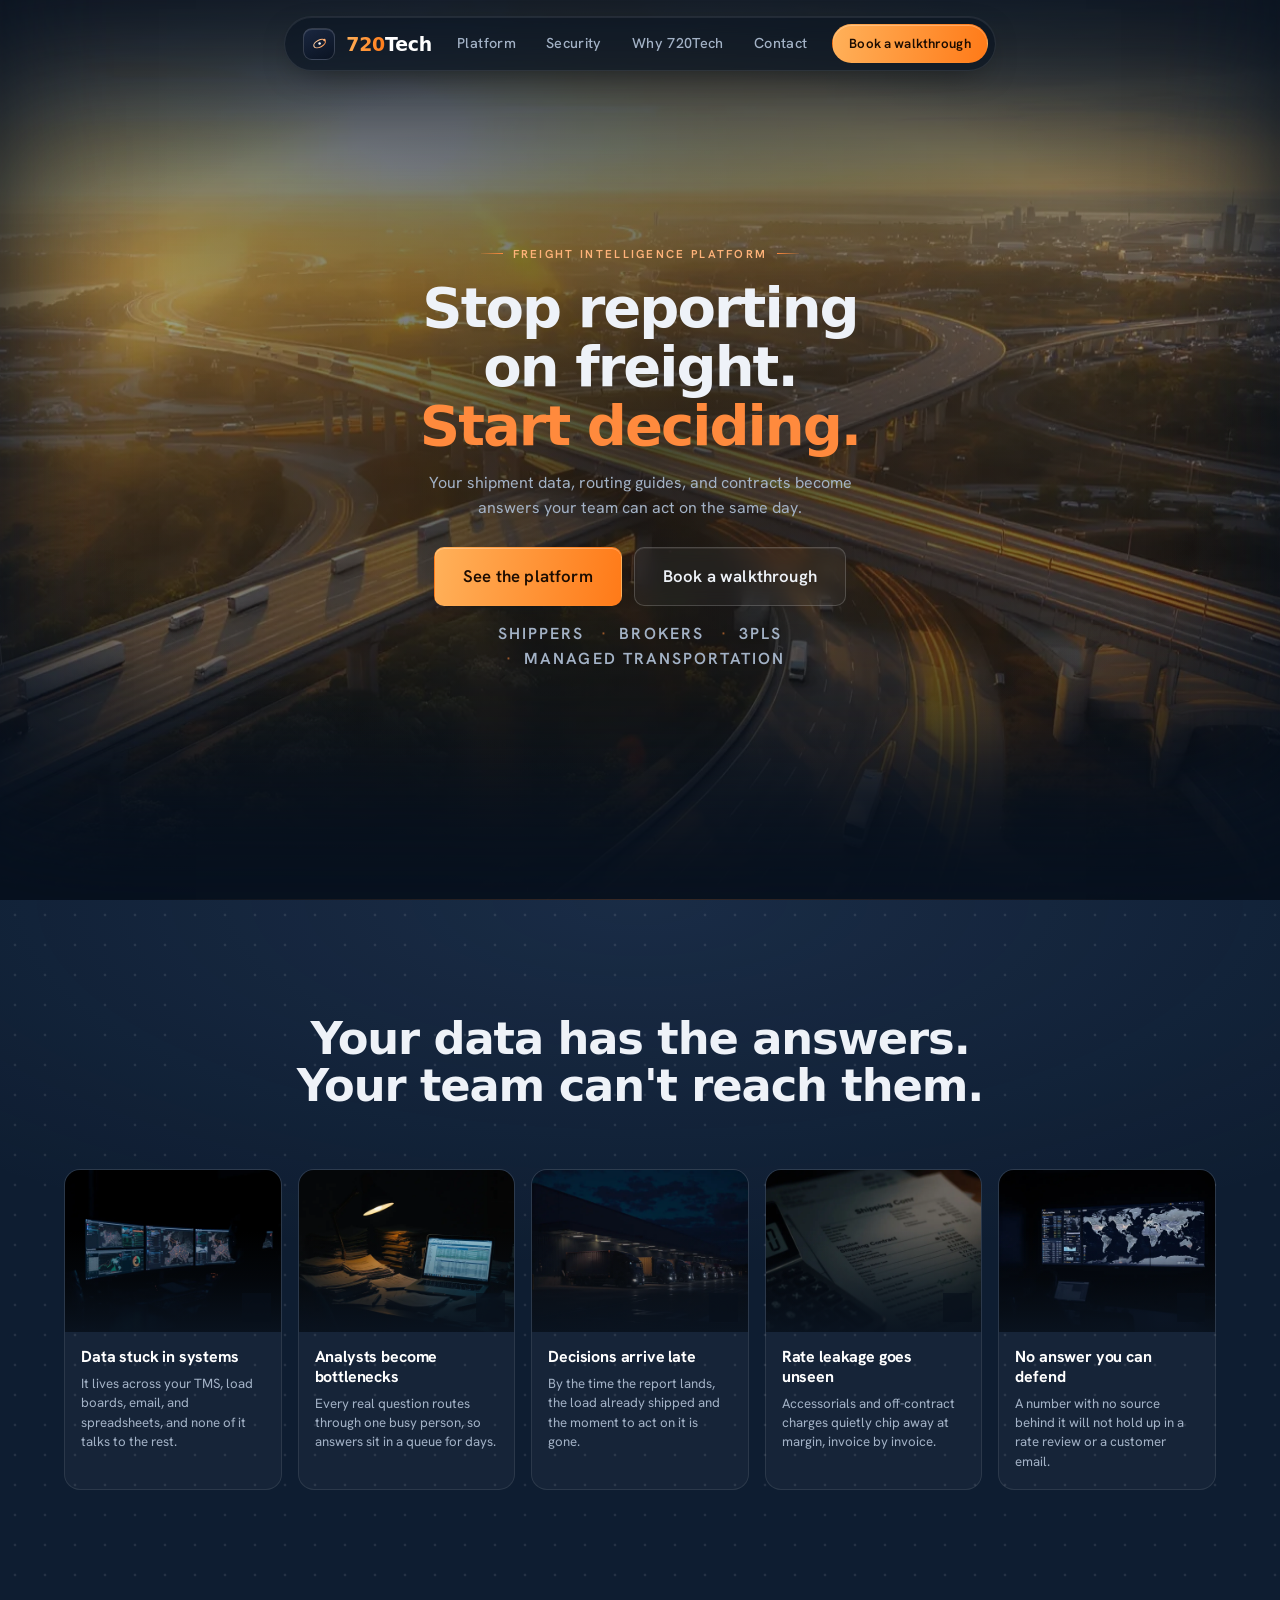
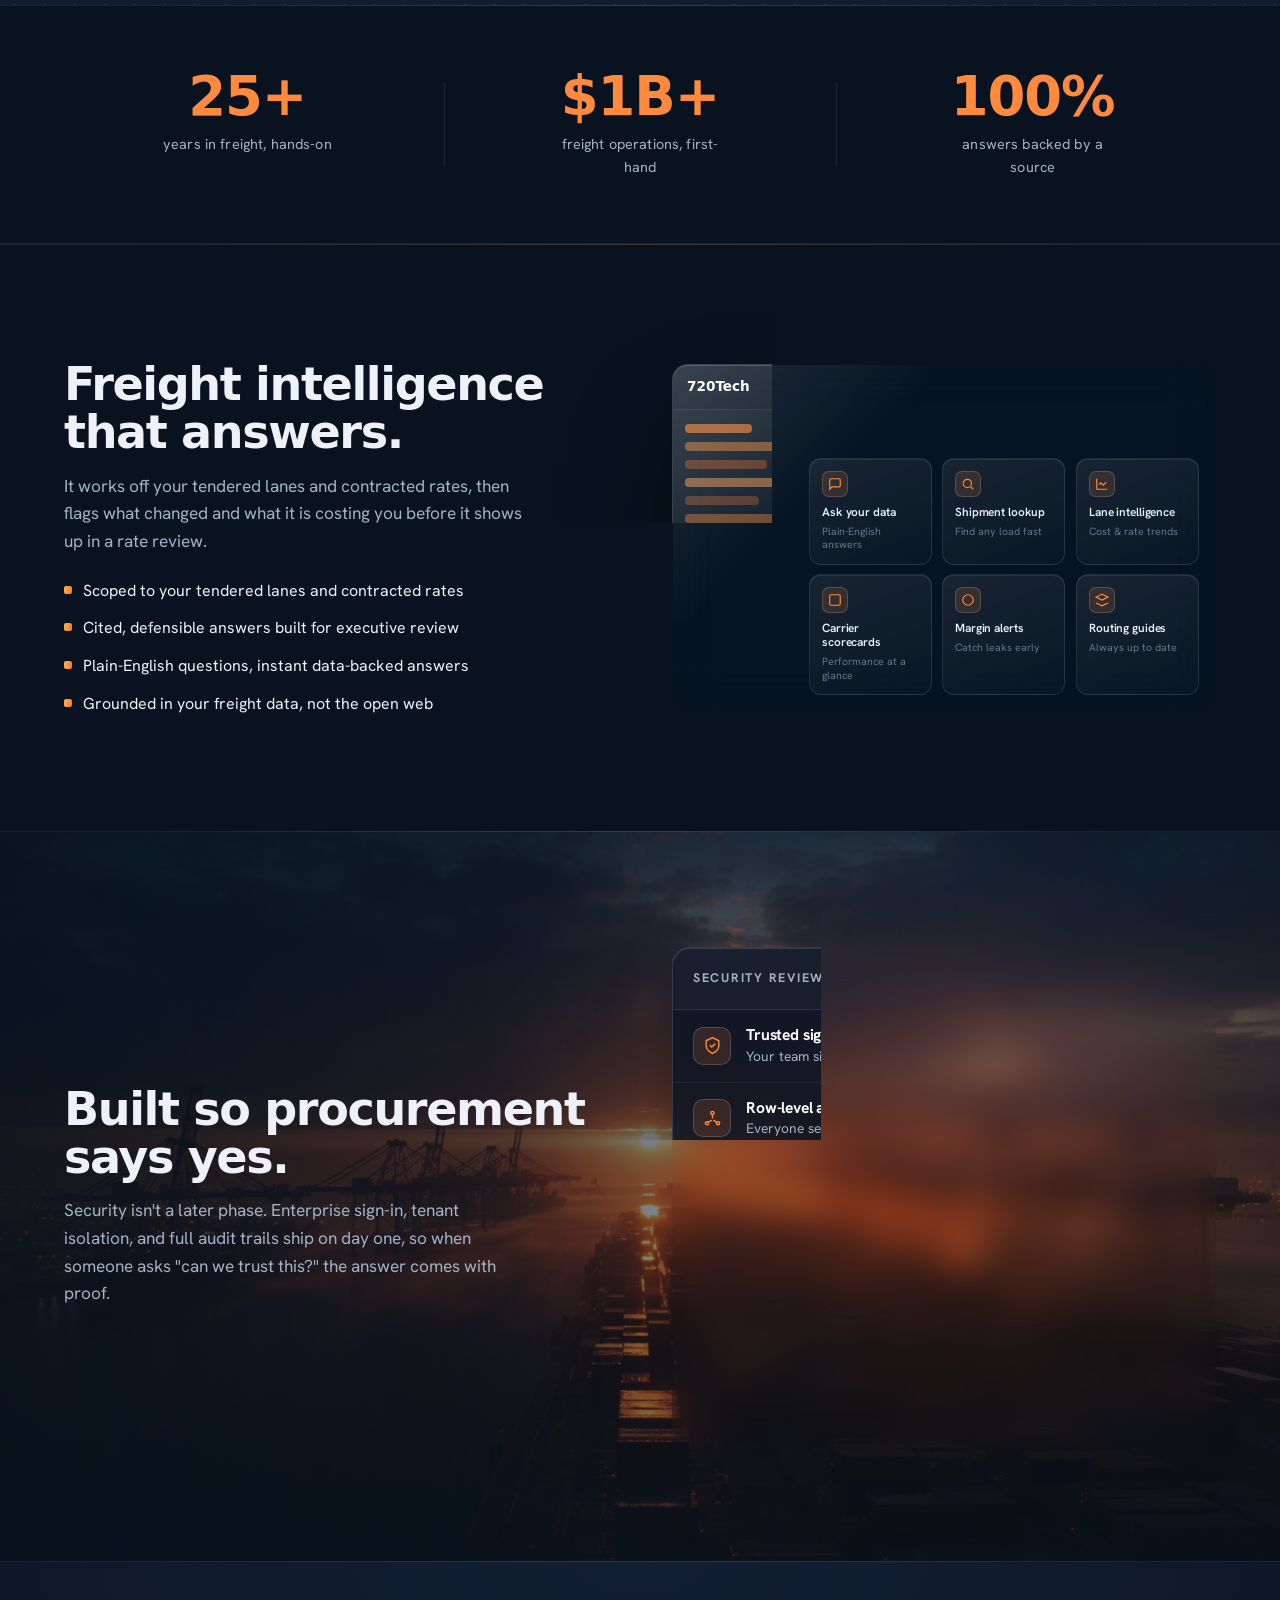
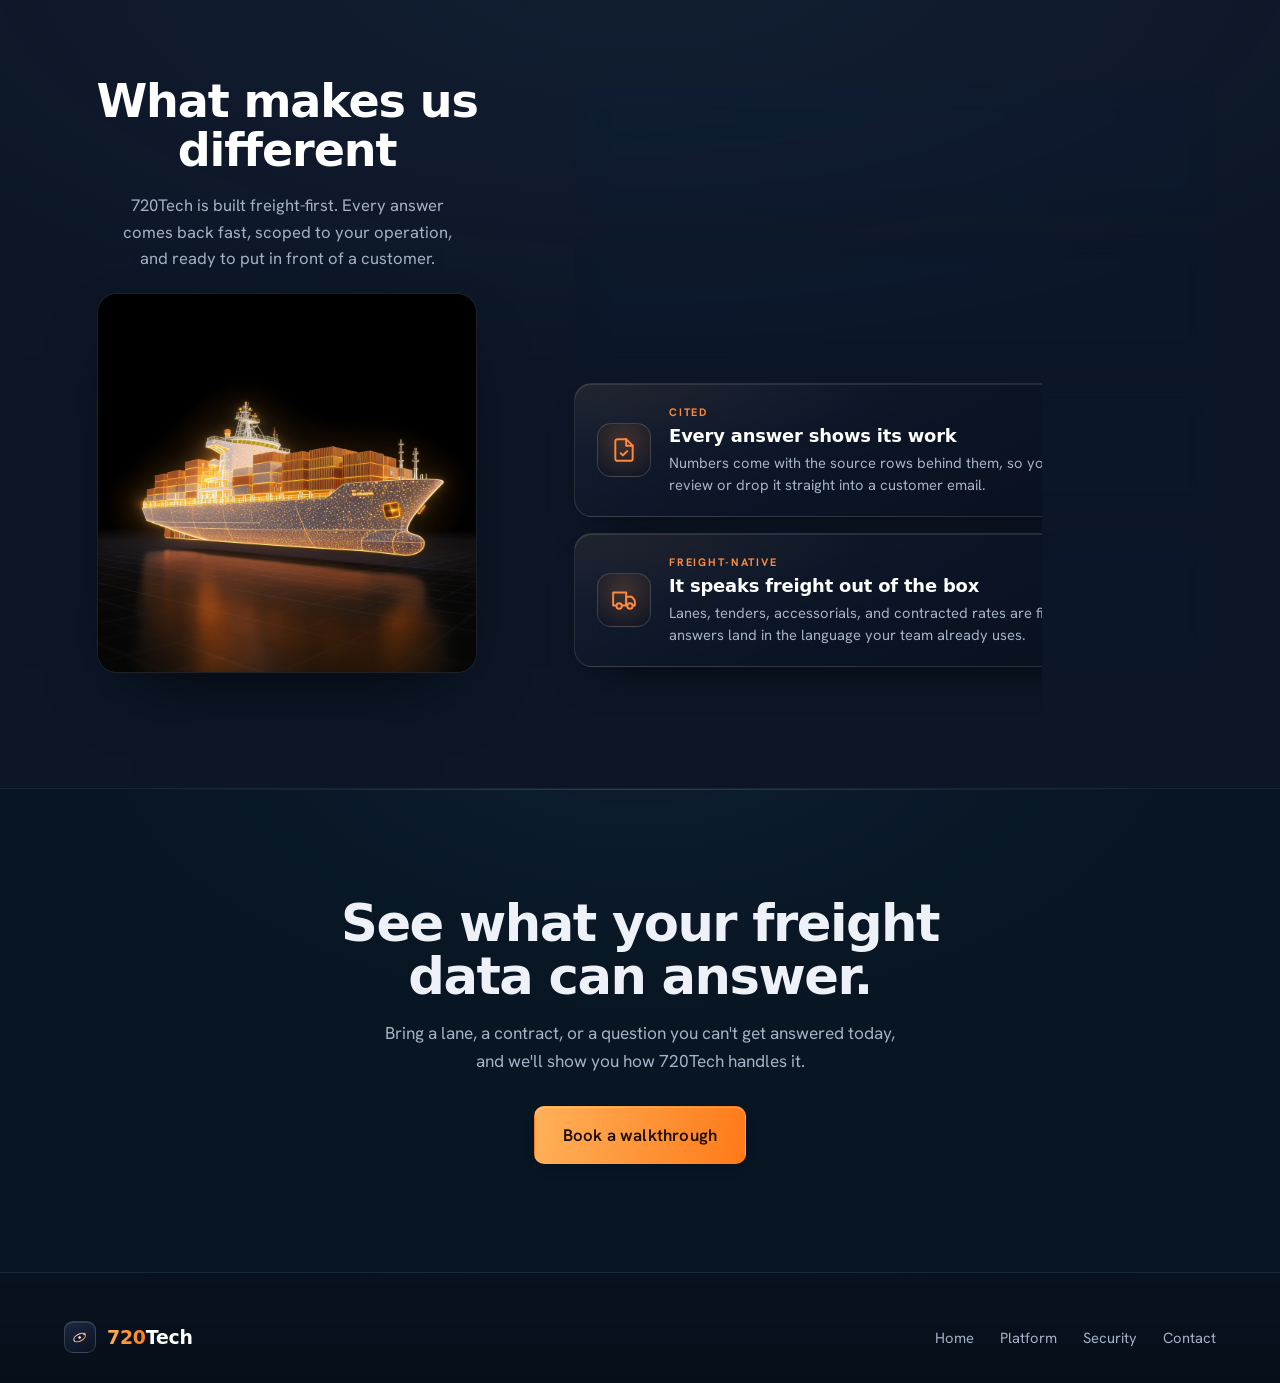
<file: index.html>
<!DOCTYPE html>
<html lang="en">
<head>
  <meta charset="UTF-8" />
  <meta name="viewport" content="width=device-width, initial-scale=1.0" />
  <title>Freight Intelligence Platforms | 720Tech</title>
  <meta name="description" content="720Tech builds AI-powered freight intelligence platforms that turn your shipment data, routing guides, and carrier contracts into cited, real-time answers, so teams decide faster and stop waiting on analysts." />
  <meta name="robots" content="index, follow" />
  <link rel="canonical" href="https://www.720tech.ai/" />
  <meta property="og:type" content="website" />
  <meta property="og:site_name" content="720Tech" />
  <meta property="og:title" content="Freight Intelligence Platforms | 720Tech" />
  <meta property="og:description" content="720Tech builds AI-powered freight intelligence platforms that turn your shipment data, routing guides, and carrier contracts into cited, real-time answers, so teams decide faster and stop waiting on analysts." />
  <meta property="og:url" content="https://www.720tech.ai/" />
  <meta property="og:image" content="https://www.720tech.ai/assets/light/hero-2026.jpg" />
  <meta property="og:image:width" content="1600" />
  <meta property="og:image:height" content="864" />
  <meta name="twitter:card" content="summary_large_image" />
  <meta name="twitter:title" content="Freight Intelligence Platforms | 720Tech" />
  <meta name="twitter:description" content="720Tech builds freight intelligence platforms that turn shipment data, routing guides, and carrier contracts into cited, real-time answers." />
  <meta name="twitter:image" content="https://www.720tech.ai/assets/light/hero-2026.jpg" />
  <link rel="icon" href="/favicon.ico" sizes="any" />
  <link rel="icon" type="image/svg+xml" href="/assets/favicon.svg" />
  <link rel="icon" type="image/png" sizes="48x48" href="/favicon-48.png" />
  <link rel="icon" type="image/png" sizes="96x96" href="/favicon-96.png" />
  <link rel="icon" type="image/png" sizes="192x192" href="/favicon-192.png" />
  <link rel="apple-touch-icon" href="/apple-touch-icon.png" />
  <link rel="preconnect" href="https://fonts.googleapis.com" />
  <link rel="preconnect" href="https://api.fontshare.com" crossorigin />
  <link rel="stylesheet" href="site.css" />
  <script type="application/ld+json">
  {"@context":"https://schema.org","@graph":[
    {"@type":"Organization","@id":"https://www.720tech.ai/#organization","name":"720Tech","url":"https://www.720tech.ai/","logo":"https://www.720tech.ai/assets/logomark.svg","description":"720Tech builds AI-powered freight intelligence platforms for shippers, brokers, 3PLs, and managed transportation operators."},
    {"@type":"WebSite","@id":"https://www.720tech.ai/#website","name":"720Tech","url":"https://www.720tech.ai/","publisher":{"@id":"https://www.720tech.ai/#organization"}}
  ]}
  </script>
</head>
<body>
  <a class="skip" href="#main">Skip to content</a>

  <!-- ======================= NAV ======================= -->
  <header class="nav" id="nav">
    <div class="wrap nav-inner">
      <a class="brand" href="index.html" aria-label="720Tech home">
        <span class="brand-mark" aria-hidden="true"><svg viewBox="0 0 40 40" fill="none"><defs><linearGradient id="lgm" x1="7" y1="8" x2="33" y2="32" gradientUnits="userSpaceOnUse"><stop stop-color="#ffe1bd"/><stop offset="1" stop-color="#ff8a3d"/></linearGradient></defs><ellipse cx="20" cy="20" rx="13" ry="7.2" transform="rotate(-27 20 20)" stroke="url(#lgm)" stroke-width="2.3"/><circle cx="20" cy="20" r="2.6" fill="#fff"/><circle cx="30" cy="12.6" r="2.5" fill="url(#lgm)"/></svg></span>
        <span><span class="b720">720</span>Tech</span>
      </a>
      <nav class="nav-links" aria-label="Primary">
        <a href="#build">Platform</a>
        <a href="#why">Security</a>
        <a href="#different">Why 720Tech</a>
        <a href="contact.html">Contact</a>
      </nav>
      <div class="nav-right">
        <a class="btn btn-orange" href="contact.html">Book a walkthrough</a>
        <button class="menu-btn" id="menuBtn" aria-label="Open menu" aria-expanded="false" aria-controls="mobile"><span></span><span></span><span></span></button>
      </div>
    </div>
  </header>
  <div class="mobile" id="mobile" hidden>
    <a href="#build">Platform</a>
    <a href="#why">Security</a>
    <a href="#different">Why 720Tech</a>
    <a href="contact.html">Contact</a>
    <a class="btn btn-orange" href="contact.html">Book a walkthrough</a>
  </div>

  <main id="main">

    <!-- ======================= HERO ======================= -->
    <section class="hero hero--gold">
      <div class="hero-art" aria-hidden="true">
        <svg viewBox="0 0 800 400" preserveAspectRatio="xMidYMid slice" role="presentation" focusable="false">
          <image href="assets/light/map-dots.svg" x="0" y="0" width="800" height="400" opacity=".55"/>
          <g class="lanes" fill="none" stroke="#ff8a3d" stroke-linecap="round">
            <path class="lane lane-dom" pathLength="1" d="M205.3 97.3 Q167 74 128.2 80"/>
            <path class="lane lane-dom" pathLength="1" d="M205.3 97.3 Q171 95 137.3 121.1"/>
            <path class="lane lane-dom" pathLength="1" d="M205.3 97.3 Q191 103 184.9 124.8"/>
            <path class="lane lane-dom" pathLength="1" d="M205.3 97.3 Q214 103 212.4 122.1"/>
            <path class="lane lane-dom" pathLength="1" d="M205.3 97.3 Q220 91 235.6 100.9"/>
            <path class="lane" pathLength="1" d="M235.6 100.9 Q323 42 410 67"/>
            <path class="lane" pathLength="1" d="M410 67 Q466 84 522.9 147.9"/>
            <path class="lane" pathLength="1" d="M522.9 147.9 Q577 158 630.7 220.2"/>
            <path class="lane" pathLength="1" d="M630.7 220.2 Q678 180 670 129.7"/>
            <path class="lane" pathLength="1" d="M670 129.7 Q690 110 710.4 116.1"/>
            <path class="lane" pathLength="1" d="M212.4 122.1 Q206 160 223.3 197"/>
            <path class="lane" pathLength="1" d="M223.3 197 Q285 228 296.4 295.5"/>
          </g>
          <g class="hubs">
            <g class="hub-home">
              <circle cx="205.3" cy="97.3" r="7" fill="#ff8a3d" opacity=".14"/>
              <circle cx="205.3" cy="97.3" r="3" fill="#0b1626" stroke="#ff8a3d" stroke-width="1.1"/>
              <circle cx="205.3" cy="97.3" r="1.4" fill="#ffb066"/>
              <circle class="hub-ping" cx="205.3" cy="97.3" r="3" fill="none" stroke="#ff8a3d" stroke-width=".8">
                <animate attributeName="r" values="3;11" dur="2.6s" repeatCount="indefinite"/>
                <animate attributeName="opacity" values=".55;0" dur="2.6s" repeatCount="indefinite"/>
              </circle>
            </g>
            <circle class="hub" cx="128.2" cy="80" r="2"/><circle class="hub" cx="137.3" cy="121.1" r="2"/>
            <circle class="hub" cx="184.9" cy="124.8" r="2"/><circle class="hub" cx="212.4" cy="122.1" r="2"/>
            <circle class="hub" cx="235.6" cy="100.9" r="2"/><circle class="hub" cx="410" cy="67" r="2"/>
            <circle class="hub" cx="522.9" cy="147.9" r="2"/><circle class="hub" cx="630.7" cy="220.2" r="2"/>
            <circle class="hub" cx="670" cy="129.7" r="2"/><circle class="hub" cx="710.4" cy="116.1" r="2"/>
            <circle class="hub" cx="223.3" cy="197" r="2"/><circle class="hub" cx="296.4" cy="295.5" r="2"/>
          </g>
          <g class="pulses" fill="#ffc08a">
            <circle r="2"><animateMotion dur="7s" begin="-1s" repeatCount="indefinite" path="M235.6 100.9 Q323 42 410 67"/></circle>
            <circle r="2"><animateMotion dur="6.5s" begin="-3s" repeatCount="indefinite" path="M410 67 Q466 84 522.9 147.9"/></circle>
            <circle r="2"><animateMotion dur="7s" begin="-2s" repeatCount="indefinite" path="M522.9 147.9 Q577 158 630.7 220.2"/></circle>
            <circle r="1.8"><animateMotion dur="5.5s" begin="-4s" repeatCount="indefinite" path="M630.7 220.2 Q678 180 670 129.7"/></circle>
            <circle r="1.8"><animateMotion dur="5s" begin="0s" repeatCount="indefinite" path="M205.3 97.3 Q171 95 137.3 121.1"/></circle>
            <circle r="1.8"><animateMotion dur="4.5s" begin="-2.2s" repeatCount="indefinite" path="M205.3 97.3 Q220 91 235.6 100.9"/></circle>
            <circle r="1.8"><animateMotion dur="6s" begin="-1.5s" repeatCount="indefinite" path="M205.3 97.3 Q167 74 128.2 80"/></circle>
            <circle r="2"><animateMotion dur="8s" begin="-5s" repeatCount="indefinite" path="M223.3 197 Q285 228 296.4 295.5"/></circle>
            <circle r="1.8"><animateMotion dur="5s" begin="-3.5s" repeatCount="indefinite" path="M205.3 97.3 Q214 103 212.4 122.1"/></circle>
          </g>
        </svg>
      </div>
      <span class="hero-scrim" aria-hidden="true"></span>
      <div class="wrap hero-grid">
        <div class="hero-copy">
          <span class="hero-kick reveal">Freight Intelligence Platform</span>
          <h1 class="reveal" data-d="1">Stop reporting on freight.<br><span class="warm">Start deciding.</span></h1>
          <p class="reveal" data-d="1">Your shipment data, routing guides, and contracts become answers your team can act on the same day.</p>
          <div class="hero-cta reveal" data-d="2">
            <a class="btn btn-orange btn-lg" href="#build">See the platform</a>
            <a class="btn btn-ghost btn-lg" href="contact.html">Book a walkthrough</a>
          </div>
          <p class="hero-trust reveal" data-d="3"><span>Shippers</span> <span>Brokers</span> <span>3PLs</span> <span>Managed&nbsp;Transportation</span></p>
        </div>
      </div>
    </section>

    <!-- ======================= PROBLEM ======================= -->
    <section class="sec seam-draw" id="what">
      <div class="wrap">
        <div class="head reveal">
          <h2>Your data has the answers.<br>Your team can't reach them.</h2>
        </div>
        <div class="pchips reveal" data-d="1">
          <article class="pchip">
            <div class="pchip-img"><span class="pchip-ic"><svg viewBox="0 0 24 24" fill="none" stroke="currentColor" stroke-width="2" stroke-linecap="round" stroke-linejoin="round"><path d="M21 15a2 2 0 0 1-2 2H7l-4 4V5a2 2 0 0 1 2-2h14a2 2 0 0 1 2 2z"/></svg></span><img src="assets/light/card-data.webp" alt="Freight dispatch room with logistics data on multiple monitors" loading="lazy" /></div>
            <div class="pchip-body"><b>Data stuck in systems</b><p>It lives across your TMS, load boards, email, and spreadsheets, and none of it talks to the rest.</p></div>
          </article>
          <article class="pchip">
            <div class="pchip-img"><span class="pchip-ic"><svg viewBox="0 0 24 24" fill="none" stroke="currentColor" stroke-width="2" stroke-linecap="round" stroke-linejoin="round"><circle cx="18" cy="5" r="3"/><circle cx="6" cy="12" r="3"/><circle cx="18" cy="19" r="3"/><line x1="8.6" y1="10.5" x2="15.4" y2="6.5"/><line x1="8.6" y1="13.5" x2="15.4" y2="17.5"/></svg></span><img src="assets/light/card-analyst.webp" alt="Analyst desk stacked with freight paperwork and a spreadsheet" loading="lazy" /></div>
            <div class="pchip-body"><b>Analysts become bottlenecks</b><p>Every real question routes through one busy person, so answers sit in a queue for days.</p></div>
          </article>
          <article class="pchip">
            <div class="pchip-img"><span class="pchip-ic"><svg viewBox="0 0 24 24" fill="none" stroke="currentColor" stroke-width="2" stroke-linecap="round" stroke-linejoin="round"><circle cx="12" cy="12" r="9"/><path d="M12 7v5l3 2"/></svg></span><img src="assets/light/card-late.webp" alt="Freight trucks waiting at a loading dock at dusk" loading="lazy" /></div>
            <div class="pchip-body"><b>Decisions arrive late</b><p>By the time the report lands, the load already shipped and the moment to act on it is gone.</p></div>
          </article>
          <article class="pchip">
            <div class="pchip-img"><span class="pchip-ic"><svg viewBox="0 0 24 24" fill="none" stroke="currentColor" stroke-width="2" stroke-linecap="round" stroke-linejoin="round"><path d="M14 2H6a2 2 0 0 0-2 2v16a2 2 0 0 0 2 2h12a2 2 0 0 0 2-2V8z"/><path d="M14 2v6h6"/><line x1="8" y1="13" x2="16" y2="13"/><line x1="8" y1="17" x2="13" y2="17"/></svg></span><img src="assets/light/card-leakage.webp" alt="Freight rate invoice and shipping contract beside a calculator" loading="lazy" /></div>
            <div class="pchip-body"><b>Rate leakage goes unseen</b><p>Accessorials and off-contract charges quietly chip away at margin, invoice by invoice.</p></div>
          </article>
          <article class="pchip">
            <div class="pchip-img"><span class="pchip-ic"><svg viewBox="0 0 24 24" fill="none" stroke="currentColor" stroke-width="2" stroke-linecap="round" stroke-linejoin="round"><path d="M12 2l8 4v6c0 5-3.5 8-8 10-4.5-2-8-5-8-10V6z"/><path d="M8.5 12.5 11 15l4.5-5"/></svg></span><img src="assets/light/card-defend.webp" alt="Freight operations control room with a world logistics map on a wall screen" loading="lazy" /></div>
            <div class="pchip-body"><b>No answer you can defend</b><p>A number with no source behind it will not hold up in a rate review or a customer email.</p></div>
          </article>
        </div>
      </div>
    </section>

    <!-- ======================= STATS (placeholder figures - replace with real metrics) ======================= -->
    <section class="statband">
      <div class="wrap statrow reveal">
        <div class="stat"><b class="statnum" data-count="25" data-suffix="+">0</b><span>years in freight, hands-on</span></div>
        <div class="stat"><b class="statnum" data-prefix="$" data-count="1" data-suffix="B+">0</b><span>freight operations, first-hand</span></div>
        <div class="stat"><b class="statnum" data-count="100" data-suffix="%">0</b><span>answers backed by a source</span></div>
      </div>
    </section>

    <!-- ======================= WHAT WE BUILD ======================= -->
    <section class="sec" id="build">
      <div class="wrap split">
        <div class="col-text reveal">
          <h2>Freight intelligence that answers.</h2>
          <p>It works off your tendered lanes and contracted rates, then flags what changed and what it is costing you before it shows up in a rate review.</p>
          <ul class="blist">
            <li>Scoped to your tendered lanes and contracted rates</li>
            <li>Cited, defensible answers built for executive review</li>
            <li>Plain-English questions, instant data-backed answers</li>
            <li>Grounded in your freight data, not the open web</li>
          </ul>
        </div>
        <div class="col-visual reveal" data-d="1">
          <div class="dash-wrap">
            <div class="dash" aria-hidden="true">
              <div class="dash-bar"><span class="b720" style="color:#fff">720Tech</span><span class="tab">/ workspace</span><span class="dash-logo" aria-hidden="true"><svg viewBox="0 0 40 40" fill="none"><defs><linearGradient id="lgmd" x1="7" y1="8" x2="33" y2="32" gradientUnits="userSpaceOnUse"><stop stop-color="#ffe1bd"/><stop offset="1" stop-color="#ff8a3d"/></linearGradient></defs><ellipse cx="20" cy="20" rx="13" ry="7.2" transform="rotate(-27 20 20)" stroke="url(#lgmd)" stroke-width="2.3"/><circle cx="20" cy="20" r="2.6" fill="#fff"/><circle cx="30" cy="12.6" r="2.5" fill="url(#lgmd)"/></svg></span></div>
              <div class="dash-body">
                <div class="dash-side"><i></i><i></i><i></i><i></i><i></i><i></i></div>
                <div class="dash-main">
                  <h6>Conversations</h6>
                  <div class="dash-cards">
                    <div class="dcardm"><span class="ic"><svg viewBox="0 0 24 24" fill="none" stroke="currentColor" stroke-width="2"><path d="M21 15a2 2 0 0 1-2 2H7l-4 4V5a2 2 0 0 1 2-2h14a2 2 0 0 1 2 2z"/></svg></span><b class="dt">Ask your data</b><span class="dd">Plain-English answers</span></div>
                    <div class="dcardm"><span class="ic"><svg viewBox="0 0 24 24" fill="none" stroke="currentColor" stroke-width="2"><circle cx="11" cy="11" r="7"/><line x1="21" y1="21" x2="16.6" y2="16.6"/></svg></span><b class="dt">Shipment lookup</b><span class="dd">Find any load fast</span></div>
                    <div class="dcardm"><span class="ic"><svg viewBox="0 0 24 24" fill="none" stroke="currentColor" stroke-width="2"><path d="M3 3v18h18"/><path d="m19 9-5 5-4-4-3 3"/></svg></span><b class="dt">Lane intelligence</b><span class="dd">Cost &amp; rate trends</span></div>
                    <div class="dcardm"><span class="ic"><svg viewBox="0 0 24 24" fill="none" stroke="currentColor" stroke-width="2"><rect x="3" y="3" width="18" height="18" rx="2"/></svg></span><b class="dt">Carrier scorecards</b><span class="dd">Performance at a glance</span></div>
                    <div class="dcardm"><span class="ic"><svg viewBox="0 0 24 24" fill="none" stroke="currentColor" stroke-width="2"><circle cx="12" cy="12" r="9"/></svg></span><b class="dt">Margin alerts</b><span class="dd">Catch leaks early</span></div>
                    <div class="dcardm"><span class="ic"><svg viewBox="0 0 24 24" fill="none" stroke="currentColor" stroke-width="2"><path d="M12 2 2 7l10 5 10-5z"/><path d="m2 17 10 5 10-5"/></svg></span><b class="dt">Routing guides</b><span class="dd">Always up to date</span></div>
                  </div>
                </div>
              </div>
            </div>
            <div class="build-sphere" aria-hidden="true"><img src="assets/light/holo-truck.jpg" alt="" loading="lazy" /><span class="smoke"><i style="--d:0s;--x:-22px"></i><i style="--d:.5s;--x:14px"></i><i style="--d:1s;--x:-8px"></i><i style="--d:1.5s;--x:20px"></i><i style="--d:2s;--x:-16px"></i><i style="--d:2.5s;--x:6px"></i><i style="--d:3s;--x:-24px"></i><i style="--d:3.5s;--x:18px"></i><i style="--d:4s;--x:-6px"></i><i style="--d:4.5s;--x:22px"></i><i style="--d:5s;--x:-18px"></i><i style="--d:5.5s;--x:10px"></i><i style="--d:6s;--x:-12px"></i><i style="--d:6.5s;--x:16px"></i><i style="--d:7s;--x:-20px"></i></span></div>
          </div>
        </div>
      </div>
    </section>

    <!-- ======================= WHY IT WORKS ======================= -->
    <section class="sec" id="why">
      <div class="wrap split">
        <div class="col-text reveal">
          <h2>Built so procurement says yes.</h2>
          <p>Security isn't a later phase. Enterprise sign-in, tenant isolation, and full audit trails ship on day one, so when someone asks "can we trust this?" the answer comes with proof.</p>
        </div>
        <div class="col-visual reveal" data-d="1">
          <div class="ledger">
            <div class="ledger-head"><span class="ledger-title">Security review</span><span class="ledger-status"><svg viewBox="0 0 24 24" fill="none" stroke="currentColor" stroke-width="2.4" stroke-linecap="round" stroke-linejoin="round"><path d="M20 6 9 17l-5-5"/></svg> 6 of 6 pass</span></div>
            <div class="lrow">
              <span class="lrow-ic"><svg viewBox="0 0 24 24" fill="none" stroke="currentColor" stroke-width="1.8" stroke-linecap="round" stroke-linejoin="round"><path d="M12 2l8 4v6c0 5-3.5 8-8 10-4.5-2-8-5-8-10V6z"/><path d="m9 12 2 2 4-4"/></svg></span>
              <div class="lrow-text"><b>Trusted sign-in</b><span>Your team signs in through your own identity provider.</span></div>
              <span class="lrow-check" aria-hidden="true"><svg viewBox="0 0 24 24" fill="none" stroke="currentColor" stroke-width="2.6" stroke-linecap="round" stroke-linejoin="round"><path d="M20 6 9 17l-5-5"/></svg></span>
            </div>
            <div class="lrow">
              <span class="lrow-ic"><svg viewBox="0 0 24 24" fill="none" stroke="currentColor" stroke-width="1.8" stroke-linecap="round" stroke-linejoin="round"><circle cx="12" cy="5" r="2"/><circle cx="5" cy="18" r="2"/><circle cx="19" cy="18" r="2"/><path d="M12 7v4M10.5 14.5 7 16.5M13.5 14.5 17 16.5"/></svg></span>
              <div class="lrow-text"><b>Row-level access</b><span>Everyone sees only the lanes and rates they should.</span></div>
              <span class="lrow-check" aria-hidden="true"><svg viewBox="0 0 24 24" fill="none" stroke="currentColor" stroke-width="2.6" stroke-linecap="round" stroke-linejoin="round"><path d="M20 6 9 17l-5-5"/></svg></span>
            </div>
            <div class="lrow">
              <span class="lrow-ic"><svg viewBox="0 0 24 24" fill="none" stroke="currentColor" stroke-width="1.8" stroke-linecap="round" stroke-linejoin="round"><path d="M14 2H6a2 2 0 0 0-2 2v16a2 2 0 0 0 2 2h12a2 2 0 0 0 2-2V8z"/><path d="M14 2v6h6"/><path d="m9 14 2 2 4-4"/></svg></span>
              <div class="lrow-text"><b>Fully auditable</b><span>Every answer traces back to the data behind it.</span></div>
              <span class="lrow-check" aria-hidden="true"><svg viewBox="0 0 24 24" fill="none" stroke="currentColor" stroke-width="2.6" stroke-linecap="round" stroke-linejoin="round"><path d="M20 6 9 17l-5-5"/></svg></span>
            </div>
            <div class="lrow">
              <span class="lrow-ic"><svg viewBox="0 0 24 24" fill="none" stroke="currentColor" stroke-width="1.8" stroke-linecap="round" stroke-linejoin="round"><path d="m12 2 9 5-9 5-9-5z"/><path d="m3 12 9 5 9-5"/><path d="m3 17 9 5 9-5"/></svg></span>
              <div class="lrow-text"><b>Isolated tenants</b><span>Your data stays separated from every other customer's.</span></div>
              <span class="lrow-check" aria-hidden="true"><svg viewBox="0 0 24 24" fill="none" stroke="currentColor" stroke-width="2.6" stroke-linecap="round" stroke-linejoin="round"><path d="M20 6 9 17l-5-5"/></svg></span>
            </div>
            <div class="lrow">
              <span class="lrow-ic"><svg viewBox="0 0 24 24" fill="none" stroke="currentColor" stroke-width="1.8" stroke-linecap="round" stroke-linejoin="round"><rect x="3" y="11" width="18" height="11" rx="2"/><path d="M7 11V7a5 5 0 0 1 10 0v4"/></svg></span>
              <div class="lrow-text"><b>Prompt-protected</b><span>Guardrails keep the model from leaking or being steered.</span></div>
              <span class="lrow-check" aria-hidden="true"><svg viewBox="0 0 24 24" fill="none" stroke="currentColor" stroke-width="2.6" stroke-linecap="round" stroke-linejoin="round"><path d="M20 6 9 17l-5-5"/></svg></span>
            </div>
            <div class="lrow">
              <span class="lrow-ic"><svg viewBox="0 0 24 24" fill="none" stroke="currentColor" stroke-width="1.8" stroke-linecap="round" stroke-linejoin="round"><path d="M10 17h4V5H2v12h3"/><path d="M20 17h2v-3.34a4 4 0 0 0-1.17-2.83L19 9h-5v8h1"/><circle cx="7.5" cy="17.5" r="2.5"/><circle cx="17.5" cy="17.5" r="2.5"/></svg></span>
              <div class="lrow-text"><b>Freight-native</b><span>Tuned to lanes, tenders, accessorials, and rates.</span></div>
              <span class="lrow-check" aria-hidden="true"><svg viewBox="0 0 24 24" fill="none" stroke="currentColor" stroke-width="2.6" stroke-linecap="round" stroke-linejoin="round"><path d="M20 6 9 17l-5-5"/></svg></span>
            </div>
          </div>
        </div>
      </div>
    </section>

    <!-- ======================= WHAT MAKES US DIFFERENT ======================= -->
    <section class="sec" id="different">
      <div class="wrap diff2">
        <div class="diff2-intro reveal">
          <h2>What makes us different</h2>
          <p>720Tech is built freight-first. Every answer comes back fast, scoped to your operation, and ready to put in front of a customer.</p>
          <div class="diff2-visual" aria-hidden="true">
            <div class="diff2-frame"><img src="assets/light/holo-ship.jpg" alt="" loading="lazy" /></div>
            <span class="smoke"><i style="--d:0s;--x:-22px"></i><i style="--d:.5s;--x:14px"></i><i style="--d:1s;--x:-8px"></i><i style="--d:1.5s;--x:20px"></i><i style="--d:2s;--x:-16px"></i><i style="--d:2.5s;--x:6px"></i><i style="--d:3s;--x:-24px"></i><i style="--d:3.5s;--x:18px"></i><i style="--d:4s;--x:-6px"></i><i style="--d:4.5s;--x:22px"></i><i style="--d:5s;--x:-18px"></i><i style="--d:5.5s;--x:10px"></i><i style="--d:6s;--x:-12px"></i></span>
          </div>
        </div>
        <div class="diff2-list reveal" data-d="1">
          <article class="drow">
            <span class="drow-ic"><svg viewBox="0 0 24 24" fill="none" stroke="currentColor" stroke-width="1.8" stroke-linecap="round" stroke-linejoin="round"><path d="M21 15a2 2 0 0 1-2 2H7l-4 4V5a2 2 0 0 1 2-2h14a2 2 0 0 1 2 2z"/><path d="M8 9h8M8 13h5"/></svg></span>
            <div class="drow-text"><span class="dkick">Conversational</span><h4>Ask it like you'd ask a teammate</h4><p>Plain-English questions, straight answers, with the numbers behind them. No dashboards, no SQL, no waiting on analysts.</p></div>
          </article>
          <article class="drow">
            <span class="drow-ic"><svg viewBox="0 0 24 24" fill="none" stroke="currentColor" stroke-width="1.8" stroke-linecap="round" stroke-linejoin="round"><circle cx="12" cy="12" r="9"/><path d="M12 7v5l3 2"/></svg></span>
            <div class="drow-text"><span class="dkick">Real-time</span><h4>Know it before the carrier call</h4><p>Rates, capacity, and exceptions update as your data does, so you catch the margin leak in time to act.</p></div>
          </article>
          <article class="drow">
            <span class="drow-ic"><svg viewBox="0 0 24 24" fill="none" stroke="currentColor" stroke-width="1.8" stroke-linecap="round" stroke-linejoin="round"><path d="M14 2H6a2 2 0 0 0-2 2v16a2 2 0 0 0 2 2h12a2 2 0 0 0 2-2V8z"/><path d="M14 2v6h6"/><path d="m9 15 2 2 4-4"/></svg></span>
            <div class="drow-text"><span class="dkick">Cited</span><h4>Every answer shows its work</h4><p>Numbers come with the source rows behind them, so you can trust it in a rate review or drop it straight into a customer email.</p></div>
          </article>
          <article class="drow">
            <span class="drow-ic"><svg viewBox="0 0 24 24" fill="none" stroke="currentColor" stroke-width="1.8" stroke-linecap="round" stroke-linejoin="round"><path d="M10 17h4V5H2v12h3"/><path d="M20 17h2v-3.34a4 4 0 0 0-1.17-2.83L19 9h-5v8h1"/><circle cx="7.5" cy="17.5" r="2.5"/><circle cx="17.5" cy="17.5" r="2.5"/></svg></span>
            <div class="drow-text"><span class="dkick">Freight-native</span><h4>It speaks freight out of the box</h4><p>Lanes, tenders, accessorials, and contracted rates are first-class concepts, so answers land in the language your team already uses.</p></div>
          </article>
        </div>
      </div>
    </section>

    <!-- ======================= CTA ======================= -->
    <section class="cta" id="cta">
      <span class="cta-scrim" aria-hidden="true"></span>
      <div class="wrap">
        <div class="cta-copy reveal">
          <h2>See what your freight data can answer.</h2>
          <p>Bring a lane, a contract, or a question you can't get answered today, and we'll show you how 720Tech handles it.</p>
          <a class="btn btn-orange btn-lg" href="contact.html">Book a walkthrough</a>
        </div>
      </div>
    </section>

  </main>

  <!-- ======================= FOOTER ======================= -->
  <footer class="foot">
    <div class="wrap foot-inner">
      <a class="brand" href="index.html" aria-label="720Tech home">
        <span class="brand-mark" aria-hidden="true"><svg viewBox="0 0 40 40" fill="none"><defs><linearGradient id="lgmf" x1="7" y1="8" x2="33" y2="32" gradientUnits="userSpaceOnUse"><stop stop-color="#ffe1bd"/><stop offset="1" stop-color="#ff8a3d"/></linearGradient></defs><ellipse cx="20" cy="20" rx="13" ry="7.2" transform="rotate(-27 20 20)" stroke="url(#lgmf)" stroke-width="2.3"/><circle cx="20" cy="20" r="2.6" fill="#fff"/><circle cx="30" cy="12.6" r="2.5" fill="url(#lgmf)"/></svg></span>
        <span><span class="b720">720</span>Tech</span>
      </a>
      <nav class="foot-links" aria-label="Footer">
        <a href="#main">Home</a>
        <a href="#build">Platform</a>
        <a href="#why">Security</a>
        <a href="contact.html">Contact</a>
      </nav>
    </div>
  </footer>

  <script src="app.js"></script>
</body>
</html>
</file>
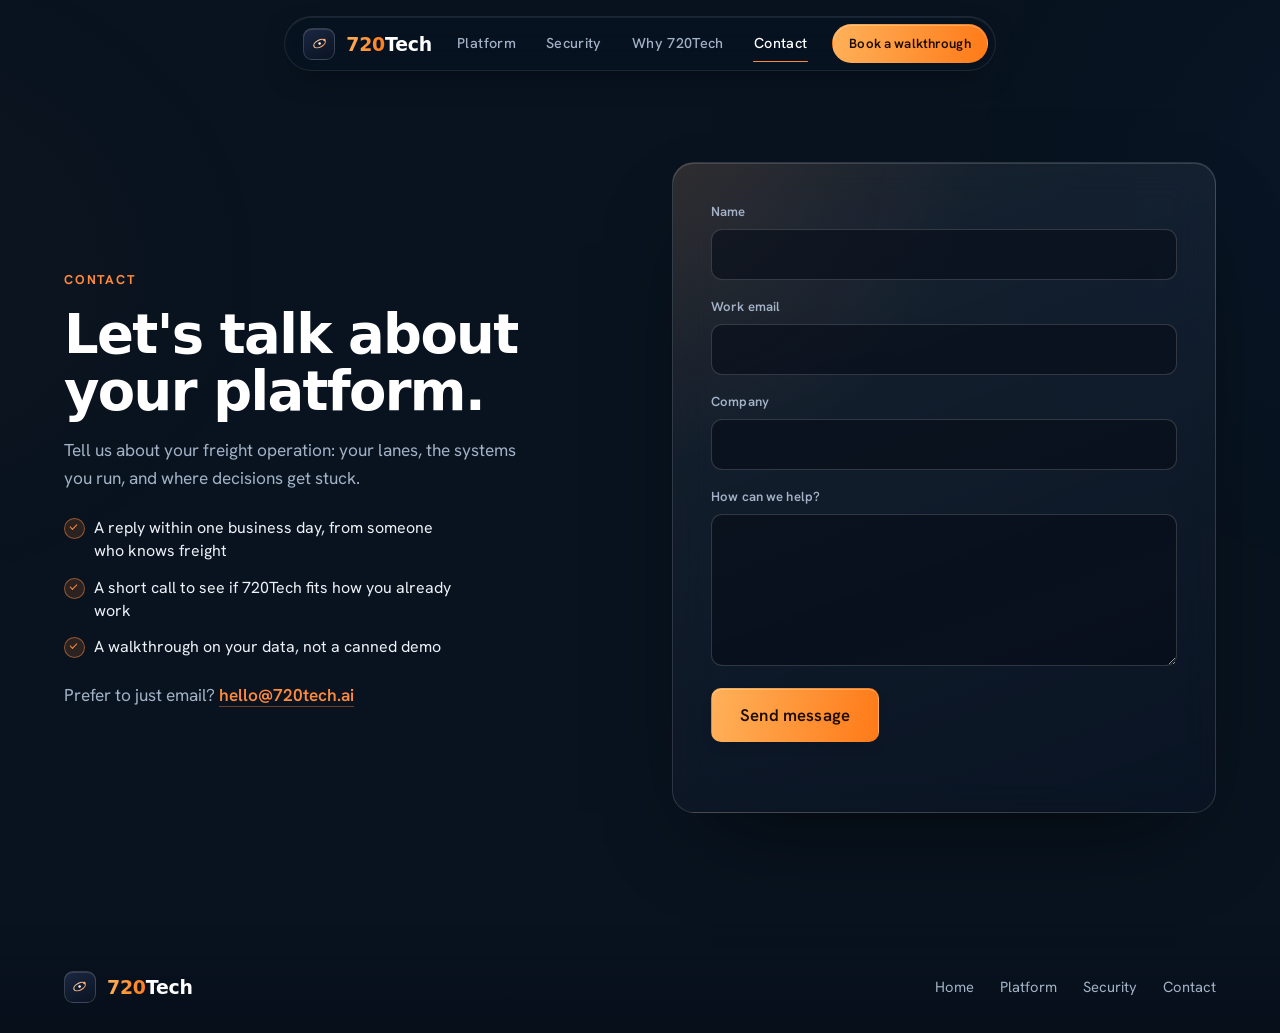
<file: contact.html>
<!DOCTYPE html>
<html lang="en">
<head>
  <meta charset="UTF-8" />
  <meta name="viewport" content="width=device-width, initial-scale=1.0" />
  <title>Contact | 720Tech</title>
  <meta name="description" content="Talk to 720Tech about your freight operation. Tell us about your lanes, systems, and where decisions get stuck, and we'll get back to you fast." />
  <meta name="robots" content="index, follow" />
  <link rel="canonical" href="https://www.720tech.ai/contact.html" />
  <meta property="og:type" content="website" />
  <meta property="og:site_name" content="720Tech" />
  <meta property="og:title" content="Contact | 720Tech" />
  <meta property="og:description" content="Talk to 720Tech about your freight operation, and we'll get back to you fast." />
  <meta property="og:url" content="https://www.720tech.ai/contact.html" />
  <meta property="og:image" content="https://www.720tech.ai/assets/light/hero-2026.jpg" />
  <link rel="icon" href="/favicon.ico" sizes="any" />
  <link rel="icon" type="image/svg+xml" href="/assets/favicon.svg" />
  <link rel="icon" type="image/png" sizes="48x48" href="/favicon-48.png" />
  <link rel="icon" type="image/png" sizes="96x96" href="/favicon-96.png" />
  <link rel="icon" type="image/png" sizes="192x192" href="/favicon-192.png" />
  <link rel="apple-touch-icon" href="/apple-touch-icon.png" />
  <link rel="preconnect" href="https://fonts.googleapis.com" />
  <link rel="preconnect" href="https://api.fontshare.com" crossorigin />
  <link rel="stylesheet" href="site.css" />
</head>
<body>
  <a class="skip" href="#main">Skip to content</a>

  <!-- ======================= NAV ======================= -->
  <header class="nav" id="nav">
    <div class="wrap nav-inner">
      <a class="brand" href="index.html" aria-label="720Tech home">
        <span class="brand-mark" aria-hidden="true"><svg viewBox="0 0 40 40" fill="none"><defs><linearGradient id="lgm" x1="7" y1="8" x2="33" y2="32" gradientUnits="userSpaceOnUse"><stop stop-color="#ffe1bd"/><stop offset="1" stop-color="#ff8a3d"/></linearGradient></defs><ellipse cx="20" cy="20" rx="13" ry="7.2" transform="rotate(-27 20 20)" stroke="url(#lgm)" stroke-width="2.3"/><circle cx="20" cy="20" r="2.6" fill="#fff"/><circle cx="30" cy="12.6" r="2.5" fill="url(#lgm)"/></svg></span>
        <span><span class="b720">720</span>Tech</span>
      </a>
      <nav class="nav-links" aria-label="Primary">
        <a href="index.html#build">Platform</a>
        <a href="index.html#why">Security</a>
        <a href="index.html#different">Why 720Tech</a>
        <a class="cur" href="contact.html">Contact</a>
      </nav>
      <div class="nav-right">
        <a class="btn btn-orange" href="contact.html">Book a walkthrough</a>
        <button class="menu-btn" id="menuBtn" aria-label="Open menu" aria-expanded="false" aria-controls="mobile"><span></span><span></span><span></span></button>
      </div>
    </div>
  </header>
  <div class="mobile" id="mobile" hidden>
    <a href="index.html#build">Platform</a>
    <a href="index.html#why">Security</a>
    <a href="index.html#different">Why 720Tech</a>
    <a href="contact.html">Contact</a>
    <a class="btn btn-orange" href="contact.html">Book a walkthrough</a>
  </div>

  <main id="main">
    <section class="contact-sec">
      <div class="wrap contact-grid">
        <div class="contact-intro reveal">
          <span class="kick">Contact</span>
          <h1>Let's talk about your platform.</h1>
          <p>Tell us about your freight operation: your lanes, the systems you run, and where decisions get stuck.</p>
          <ul class="contact-steps">
            <li>A reply within one business day, from someone who knows freight</li>
            <li>A short call to see if 720Tech fits how you already work</li>
            <li>A walkthrough on your data, not a canned demo</li>
          </ul>
          <p class="contact-direct">Prefer to just email? <a href="mailto:hello@720tech.ai">hello@720tech.ai</a></p>
        </div>

        <form class="cform reveal" data-d="1" id="contactForm" novalidate>
          <div class="cfields" id="cfields">
            <div class="cfield">
              <label for="cf-name">Name <span class="req-star" aria-hidden="true">*</span></label>
              <input id="cf-name" name="name" type="text" autocomplete="name" required />
            </div>
            <div class="cfield">
              <label for="cf-email">Work email <span class="req-star" aria-hidden="true">*</span></label>
              <input id="cf-email" name="email" type="email" autocomplete="email" required />
            </div>
            <div class="cfield">
              <label for="cf-company">Company</label>
              <input id="cf-company" name="company" type="text" autocomplete="organization" />
            </div>
            <div class="cfield">
              <label for="cf-msg">How can we help? <span class="req-star" aria-hidden="true">*</span></label>
              <textarea id="cf-msg" name="message" rows="5" required></textarea>
            </div>
            <button class="btn btn-orange btn-lg" type="submit">Send message</button>
            <p class="cform-note" id="cformNote" role="status" aria-live="polite"></p>
          </div>
          <div class="cform-success" id="cformSuccess" hidden>
            <span class="cform-check" aria-hidden="true"><svg viewBox="0 0 24 24" fill="none" stroke="currentColor" stroke-width="2.6" stroke-linecap="round" stroke-linejoin="round"><path d="M20 6 9 17l-5-5"/></svg></span>
            <h3>Message sent to 720Tech</h3>
            <p id="cformSuccessMsg">We'll respond within 24 hours.</p>
          </div>
        </form>
      </div>
    </section>
  </main>

  <!-- ======================= FOOTER ======================= -->
  <footer class="foot">
    <div class="wrap foot-inner">
      <a class="brand" href="index.html" aria-label="720Tech home">
        <span class="brand-mark" aria-hidden="true"><svg viewBox="0 0 40 40" fill="none"><defs><linearGradient id="lgmf" x1="7" y1="8" x2="33" y2="32" gradientUnits="userSpaceOnUse"><stop stop-color="#ffe1bd"/><stop offset="1" stop-color="#ff8a3d"/></linearGradient></defs><ellipse cx="20" cy="20" rx="13" ry="7.2" transform="rotate(-27 20 20)" stroke="url(#lgmf)" stroke-width="2.3"/><circle cx="20" cy="20" r="2.6" fill="#fff"/><circle cx="30" cy="12.6" r="2.5" fill="url(#lgmf)"/></svg></span>
        <span><span class="b720">720</span>Tech</span>
      </a>
      <nav class="foot-links" aria-label="Footer">
        <a href="index.html#main">Home</a>
        <a href="index.html#build">Platform</a>
        <a href="index.html#why">Security</a>
        <a href="contact.html">Contact</a>
      </nav>
    </div>
  </footer>

  <script src="app.js"></script>
  <script>
    (function(){
      var form = document.getElementById("contactForm");
      if (!form) return;
      var note = document.getElementById("cformNote");
      var fieldsWrap = document.getElementById("cfields");
      var success = document.getElementById("cformSuccess");
      var successMsg = document.getElementById("cformSuccessMsg");

      /* To deliver straight to the inbox automatically (no email-app step), paste a free
         Web3Forms access key for hello@720tech.ai here. Empty = open the visitor's email app. */
      var ACCESS_KEY = "dfcb882c-c7d7-495e-a7d7-6e04234f6932";

      var required = [
        { id: "cf-name" },
        { id: "cf-email", email: true },
        { id: "cf-msg" }
      ];

      ["cf-name","cf-email","cf-company","cf-msg"].forEach(function(id){
        var el = document.getElementById(id);
        if (el) el.addEventListener("input", function(){
          el.closest(".cfield").classList.remove("invalid");
          note.textContent = "";
        });
      });

      function emailOk(v){ return /^[^\s@]+@[^\s@]+\.[^\s@]+$/.test(v); }
      function val(id){ return (document.getElementById(id).value || "").trim(); }

      function showSuccess(message){
        if (message) successMsg.textContent = message;
        note.textContent = "";
        var inv = document.querySelectorAll(".cfield.invalid");
        for (var i = 0; i < inv.length; i++) inv[i].classList.remove("invalid");
        fieldsWrap.hidden = true;
        success.hidden = false;
      }

      form.addEventListener("submit", function(e){
        e.preventDefault();
        var firstInvalid = null;
        required.forEach(function(f){
          var el = document.getElementById(f.id);
          var cf = el.closest(".cfield");
          var v = (el.value || "").trim();
          var bad = !v || (f.email && !emailOk(v));
          cf.classList.toggle("invalid", bad);
          if (bad && !firstInvalid) firstInvalid = el;
        });
        if (firstInvalid){
          note.textContent = "Please complete the highlighted fields.";
          firstInvalid.focus();
          return;
        }

        var name = val("cf-name"), email = val("cf-email"),
            company = val("cf-company"), message = val("cf-msg");
        var subject = "Platform inquiry: " + name + (company ? " (" + company + ")" : "");

        if (ACCESS_KEY){
          var btn = form.querySelector("button[type=submit]");
          btn.disabled = true; note.textContent = "Sending…";
          fetch("https://api.web3forms.com/submit", {
            method: "POST",
            headers: { "Content-Type": "application/json", "Accept": "application/json" },
            body: JSON.stringify({
              access_key: ACCESS_KEY, subject: subject,
              name: name, email: email, company: company || "Not provided", message: message
            })
          }).then(function(r){ return r.json(); }).then(function(d){
            if (d.success){ showSuccess("We'll respond within 24 hours."); }
            else { btn.disabled = false; note.innerHTML = "Couldn't send automatically. Email us at <a href=\"mailto:hello@720tech.ai\">hello@720tech.ai</a>."; }
          }).catch(function(){
            btn.disabled = false; note.innerHTML = "Couldn't send automatically. Email us at <a href=\"mailto:hello@720tech.ai\">hello@720tech.ai</a>.";
          });
        } else {
          var body = ["Name: " + name, "Email: " + email, "Company: " + (company || "Not provided"), "", message].join("\n");
          window.location.href = "mailto:hello@720tech.ai?subject=" + encodeURIComponent(subject) + "&body=" + encodeURIComponent(body);
          showSuccess("Your email app is opening. Hit send and it lands in our inbox.");
        }
      });
    })();
  </script>
</body>
</html>
</file>
<file: site.css>
/* ============================================================
   720Tech — landing page (mockup 1:1 rebuild)
   Dark navy · orange accent · glowing globe + node networks
   ============================================================ */
@import url('https://fonts.googleapis.com/css2?family=Hanken+Grotesk:wght@400;500;600;700;800&display=swap');
@import url('https://api.fontshare.com/v2/css?f[]=satoshi@500,700,900&display=swap');

:root{
  --bg:#07111f;
  --bg-2:#0a1626;
  --panel:rgba(255,255,255,.035);
  --panel-2:rgba(255,255,255,.06);
  --line:rgba(255,255,255,.09);
  --line-2:rgba(255,255,255,.16);
  --ink:#eef2f8;
  --ink-2:#a3b2c6;
  --ink-3:#64768f;
  --orange:#ff8a3d;
  --orange-2:#ff7a18;
  --orange-soft:rgba(255,138,61,.14);
  --grad:linear-gradient(100deg,#ffb15a,#ff7a18);
  /* section-band palette — distinct in-theme values so sections read as separate zones */
  --band-base:#08131f;      /* deepest — hero, alternating */
  --band-raise:#0e1d31;     /* lifted, brighter navy — problem / security */
  --band-warm:#0c1626;      /* faint warm-neutral — "different" */
  --seam:rgba(255,255,255,.07);        /* crisp divider hairline */
  --seam-glow:rgba(255,138,61,.5);     /* accent seam pip */
  --f-d:'Satoshi',system-ui,sans-serif;
  --f-b:'Hanken Grotesk',system-ui,-apple-system,sans-serif;
  --wrap:1200px;--pad:24px;--r:18px;--r-lg:24px;--ease:cubic-bezier(.2,.7,.3,1);
}
*{box-sizing:border-box;margin:0;padding:0}
[hidden]{display:none!important}
html{scroll-behavior:smooth;-webkit-text-size-adjust:100%}
body{font-family:var(--f-b);color:var(--ink);line-height:1.6;font-size:16.5px;
  background:var(--band-base);
  -webkit-font-smoothing:antialiased;overflow-x:hidden;position:relative}
a{color:inherit;text-decoration:none}img{max-width:100%;display:block}button{font-family:inherit;cursor:pointer}
::selection{background:rgba(255,138,61,.35);color:#fff}
:focus-visible{outline:2px solid var(--orange);outline-offset:3px;border-radius:6px}
.wrap{max-width:var(--wrap);margin:0 auto;padding:0 var(--pad)}
.skip{position:absolute;left:-999px}.skip:focus{left:12px;top:12px;background:var(--orange);color:#06101e;padding:10px 16px;border-radius:8px;z-index:200}

/* ambient page glow — two restrained edge washes, no starfield */
body::before{content:"";position:fixed;inset:0;z-index:-2;pointer-events:none;
  background:
    radial-gradient(680px 560px at -10% 30%, rgba(255,120,40,.03), transparent 60%),
    radial-gradient(760px 700px at 110% 20%, rgba(40,120,255,.03), transparent 60%)}

h1,h2,h3,h4{font-family:var(--f-d);font-weight:700;line-height:1.05;letter-spacing:-.02em}
.warm{color:var(--orange)}
.kick{display:inline-block;font-family:var(--f-b);font-size:.8rem;font-weight:700;letter-spacing:.14em;text-transform:uppercase;color:var(--orange)}

/* ---------- buttons ---------- */
.btn{display:inline-flex;align-items:center;justify-content:center;gap:8px;font-weight:600;font-size:.95rem;letter-spacing:.01em;
  padding:12px 22px;border-radius:10px;border:1px solid transparent;transition:transform .2s var(--ease),box-shadow .25s,background .25s,border-color .25s}
.btn-lg{padding:15px 28px;font-size:1.05rem}
.btn-orange{background:var(--grad);color:#1c0c01;
  box-shadow:inset 0 1px 0 rgba(255,255,255,.28),0 6px 16px -10px rgba(8,14,24,.7)}
.btn-orange:hover{transform:translateY(-1px);box-shadow:inset 0 1px 0 rgba(255,255,255,.28),0 10px 22px -12px rgba(8,14,24,.8)}
.btn-ghost{background:rgba(255,255,255,.04);color:var(--ink);border-color:rgba(255,255,255,.18);
  -webkit-backdrop-filter:blur(8px);backdrop-filter:blur(8px);box-shadow:inset 0 1px 0 rgba(255,255,255,.07)}
.btn-ghost:hover{transform:translateY(-1px);border-color:rgba(255,255,255,.34);background:rgba(255,255,255,.07)}

/* ============================================================
   NAV
   ============================================================ */
/* compact, self-contained pill — sits centered, only as wide as its content */
.nav{position:fixed;top:0;left:0;right:0;z-index:100;padding:16px 0;transition:padding .3s var(--ease);
  background:transparent;border:0}
.nav.scrolled{padding:9px 0}
.nav-inner{display:flex;align-items:center;gap:24px;
  width:max-content;max-width:calc(100% - 28px);margin:0 auto;
  padding:7px 7px 7px 18px;border-radius:999px;
  background:rgba(9,18,31,.62);border:1px solid rgba(255,255,255,.09);
  -webkit-backdrop-filter:blur(18px) saturate(1.35);backdrop-filter:blur(18px) saturate(1.35);
  box-shadow:0 10px 34px -16px rgba(0,0,0,.7),inset 0 1px 0 rgba(255,255,255,.08);
  transition:background .3s,border-color .3s,box-shadow .3s}
.nav.scrolled .nav-inner{background:rgba(9,18,31,.9);border-color:var(--line-2);
  box-shadow:0 16px 42px -18px rgba(0,0,0,.85),inset 0 1px 0 rgba(255,255,255,.1)}
.brand{flex:none}
.brand{display:inline-flex;align-items:center;gap:11px;font-family:var(--f-d);font-weight:700;font-size:1.18rem;letter-spacing:-.01em;color:#fff}
.brand .b720{background:var(--grad);-webkit-background-clip:text;background-clip:text;-webkit-text-fill-color:transparent}
.brand-mark{width:32px;height:32px;border-radius:9px;position:relative;display:grid;place-items:center;
  background:linear-gradient(155deg,#1a2740,#0a1322);border:1px solid var(--line-2);box-shadow:inset 0 1px 0 rgba(255,255,255,.12)}
.brand-mark svg{width:64%;height:64%}
.nav-links{display:none;align-items:center;justify-content:center;gap:28px}
@media(min-width:900px){.nav-links{display:flex}}
.nav-links a{position:relative;font-size:.9rem;font-weight:500;letter-spacing:.025em;color:var(--ink-2);padding:6px 1px;transition:color .22s}
.nav-links a::after{content:"";position:absolute;left:0;right:0;bottom:-1px;height:1.5px;border-radius:2px;background:var(--orange);
  transform:scaleX(0);transform-origin:left;transition:transform .3s var(--ease)}
.nav-links a:hover{color:#fff}
.nav-links a:hover::after,.nav-links a.cur::after{transform:scaleX(1)}
.nav-links a.cur{color:#fff}
.nav-right{display:flex;align-items:center;justify-content:flex-end;gap:10px}
.nav-right .btn{padding:8px 16px;border-radius:999px;font-size:.83rem;white-space:nowrap;
  box-shadow:inset 0 1px 0 rgba(255,255,255,.28)}
.nav-right .btn:hover{transform:none;box-shadow:inset 0 1px 0 rgba(255,255,255,.28),0 5px 14px -8px rgba(8,14,24,.7)}
.menu-btn{display:flex;width:42px;height:42px;flex-direction:column;gap:5px;align-items:center;justify-content:center;background:rgba(255,255,255,.05);border:1px solid var(--line);border-radius:10px}
@media(min-width:900px){.menu-btn{display:none}}
.menu-btn span{width:18px;height:2px;background:#fff;border-radius:2px;transition:.25s}
.menu-btn[aria-expanded="true"] span:nth-child(1){transform:translateY(7px) rotate(45deg)}
.menu-btn[aria-expanded="true"] span:nth-child(2){opacity:0}
.menu-btn[aria-expanded="true"] span:nth-child(3){transform:translateY(-7px) rotate(-45deg)}
.mobile{display:none;position:fixed;top:70px;left:12px;right:12px;z-index:99;flex-direction:column;gap:2px;padding:14px;
  border:1px solid var(--line);border-radius:16px;background:rgba(9,18,33,.97);backdrop-filter:blur(16px)}
.mobile[hidden]{display:none}.mobile.open{display:flex}
.mobile a{padding:13px 12px;color:var(--ink-2);font-weight:600;border-radius:10px}.mobile a:hover{color:#fff;background:rgba(255,255,255,.05)}
.mobile .btn{margin-top:8px}

/* ============================================================
   HERO
   ============================================================ */
.hero{position:relative;overflow:hidden;display:flex;align-items:center;
  min-height:100vh;min-height:100dvh;
  padding:clamp(118px,14vh,168px) 0 clamp(74px,9vw,110px);
  background-color:#07111f;
  background-image:
    radial-gradient(85% 70% at 66% 38%, rgba(255,138,61,.07), transparent 62%),
    radial-gradient(120% 100% at 25% 15%, rgba(36,64,110,.30), transparent 65%)}
/* Variant B: photographic night-terminal hero. Toggle by adding/removing .hero--terminal
   on the section — without it the vector lane map (.hero-art) shows instead.
   Art pipeline: 1536x672 generation -> Real-ESRGAN 4x -> 5211px (2x) / 2560px (1x). */
.hero--terminal{
  background:#07111f url("assets/light/hero-terminal.jpg") no-repeat;
  background-image:-webkit-image-set(url("assets/light/hero-terminal-1x.webp") 1x,url("assets/light/hero-terminal-2x.webp") 2x);
  background-image:image-set(url("assets/light/hero-terminal-1x.webp") type("image/webp") 1x,url("assets/light/hero-terminal-2x.webp") type("image/webp") 2x);
  background-size:cover;background-position:66% 50%}
.hero--terminal .hero-art{display:none}
/* Variant C: long-exposure highway light-trails hero. Same toggle + pipeline as Variant B. */
.hero--trails{
  background:#07111f url("assets/light/hero-trails.jpg") no-repeat;
  background-image:-webkit-image-set(url("assets/light/hero-trails-1x.webp") 1x,url("assets/light/hero-trails-2x.webp") 2x);
  background-image:image-set(url("assets/light/hero-trails-1x.webp") type("image/webp") 1x,url("assets/light/hero-trails-2x.webp") type("image/webp") 2x);
  background-size:cover;background-position:66% 50%}
.hero--trails .hero-art{display:none}
/* Variant D (2026): bright golden-hour freight-interchange photo. Calm left third holds the copy. */
.hero--gold{
  background:#07111f url("assets/light/hero-2026.jpg") no-repeat;
  background-image:-webkit-image-set(url("assets/light/hero-2026-1x.webp") 1x,url("assets/light/hero-2026-2x.webp") 2x);
  background-image:image-set(url("assets/light/hero-2026-1x.webp") type("image/webp") 1x,url("assets/light/hero-2026-2x.webp") type("image/webp") 2x);
  background-size:cover;background-position:62% 48%}
.hero--gold .hero-art{display:none}
.hero-art{position:absolute;inset:0;z-index:0;pointer-events:none}
.hero-art svg{width:100%;height:100%;display:block}
.hero-art .lane{stroke-width:1.1;opacity:.42;stroke-dasharray:1 1;stroke-dashoffset:0}
.hero-art .lane-dom{stroke-width:.9;opacity:.3}
.hero-art .hub{fill:#0b1626;stroke:#ff8a3d;stroke-width:.9}
.hero-art .pulses circle{filter:drop-shadow(0 0 3px rgba(255,138,61,.9))}
@media (prefers-reduced-motion:no-preference){
  .hero-art .lane{animation:lane-draw 2.4s cubic-bezier(.4,0,.2,1) both}
  .hero-art .lane:nth-child(6){animation-delay:.3s}.hero-art .lane:nth-child(7){animation-delay:.55s}
  .hero-art .lane:nth-child(8){animation-delay:.8s}.hero-art .lane:nth-child(9){animation-delay:1.05s}
  .hero-art .lane:nth-child(10){animation-delay:1.3s}.hero-art .lane:nth-child(11){animation-delay:.4s}
  .hero-art .lane:nth-child(12){animation-delay:.7s}
}
@keyframes lane-draw{from{stroke-dashoffset:1}to{stroke-dashoffset:0}}
@media (prefers-reduced-motion:reduce){
  .hero-art .pulses,.hero-art .hub-ping{display:none}
}
.hero-scrim{position:absolute;inset:0;z-index:0;pointer-events:none;
  background:
    linear-gradient(180deg, rgba(6,13,23,.72) 0%, rgba(6,13,23,.34) 32%, rgba(6,13,23,.46) 68%, rgba(6,13,23,.9) 100%),
    radial-gradient(64% 52% at 50% 50%, rgba(6,13,23,.58), transparent 74%)}
.hero::after{content:"";position:absolute;inset:0;z-index:0;pointer-events:none;
  background:radial-gradient(112% 92% at 50% 45%, transparent 40%, rgba(7,17,31,.62) 78%, rgba(7,17,31,1) 100%);
  box-shadow:inset 0 -150px 170px -45px rgba(7,17,31,1), inset 0 120px 150px -45px rgba(7,17,31,.85)}
.hero-grid{position:relative;z-index:1;display:block;width:100%}
.hero-copy{max-width:620px;margin:0 auto;text-align:center;display:flex;flex-direction:column;align-items:center}
.hero-kick{display:inline-flex;align-items:center;gap:10px;margin-bottom:16px;
  font-size:.72rem;font-weight:600;letter-spacing:.2em;text-transform:uppercase;color:#ffb37a}
.hero-kick::before{content:"";width:22px;height:1px;background:linear-gradient(90deg,rgba(255,138,61,.15),var(--orange))}
.hero-kick::after{content:"";width:22px;height:1px;background:linear-gradient(90deg,var(--orange),rgba(255,138,61,.15))}
.hero h1{font-size:clamp(2.15rem,4.4vw,3.5rem);font-weight:700;letter-spacing:-.035em;line-height:1.05;text-wrap:balance}
.hero h1 .warm{color:var(--orange)}
.hero p{margin:16px auto 0;color:var(--ink-2);font-size:clamp(1rem,1.05vw,1.1rem);max-width:50ch;line-height:1.55}
.hero-cta{margin-top:26px;display:flex;gap:12px;flex-wrap:wrap;justify-content:center}
.hero-trust{margin-top:22px;color:var(--ink-3);font-size:.68rem;font-weight:600;
  letter-spacing:.13em;text-transform:uppercase;line-height:1.7}
.hero-trust span{white-space:nowrap}
.hero-trust span+span::before{content:"·";margin:0 11px;color:rgba(255,138,61,.55)}
.hero-globe{position:relative;justify-self:center}
.hero-globe img{width:min(560px,92%);margin:0 auto;mix-blend-mode:screen;filter:drop-shadow(0 0 60px rgba(255,140,50,.3));
  animation:spin-slow 70s linear infinite}
@keyframes spin-slow{to{transform:rotate(0)}} /* placeholder; globe drift below */
.hero-globe img{animation:float-y 8s ease-in-out infinite}
@keyframes float-y{0%,100%{transform:translateY(0)}50%{transform:translateY(-14px)}}

/* ============================================================
   SECTION primitives
   ============================================================ */
.sec{position:relative;padding:clamp(76px,9vw,124px) 0;background:var(--band-base);
  border-top:1px solid var(--seam)}
/* crisp glowing seam so each zone reads as its own room, not one blended hallway */
.sec::before{content:"";position:absolute;left:0;right:0;top:-1px;height:1px;z-index:2;pointer-events:none;
  background:linear-gradient(90deg,transparent 10%,var(--seam-glow) 50%,transparent 90%);opacity:.4}
/* scroll-reveal seam: the divider draws itself out from the centre as the
   section enters view (JS adds .in via the shared reveal observer) */
.seam-draw::before{opacity:0;transform:scaleX(0);transform-origin:50% 50%;
  transition:transform .95s var(--ease),opacity .6s var(--ease)}
.seam-draw.in::before{opacity:.4;transform:scaleX(1)}
/* lifted zones — brighter navy + a soft top light for depth and life */
#what{background:
  radial-gradient(120% 82% at 50% 0%, rgba(96,134,196,.12), transparent 56%),
  var(--band-raise)}
/* security zone: golden-hour container port photo (matches the hero's palette),
   scrimmed left-to-right so the heading column stays fully readable */
#why{background:
  linear-gradient(97deg, rgba(7,17,29,.88) 0%, rgba(7,17,29,.7) 38%, rgba(7,17,29,.18) 72%, rgba(7,17,29,.34) 100%),
  linear-gradient(180deg, rgba(7,17,29,.45), transparent 24%, transparent 76%, rgba(7,17,29,.6)),
  #07111d url("assets/light/why-port.jpg") no-repeat center 38%/cover}
#different{background:
  radial-gradient(120% 82% at 50% 0%, rgba(96,134,196,.08), transparent 58%),
  var(--band-warm)}
/* neutralize the seam tint here too so the section top has no orange */
#different::before{background:linear-gradient(90deg,transparent 10%,rgba(150,175,215,.32) 50%,transparent 90%)}
/* section under the hero: sits flush BELOW the full-height hero (no overlap, so
   the hero owns the first viewport) with a faint AC dot-grid + a scroll-reveal seam */
#what{position:relative;z-index:2;margin-top:0;border-top:0;
  background:
    radial-gradient(rgba(255,255,255,.09) 1.1px, transparent 1.7px) 0 0/30px 30px,
    radial-gradient(130% 90% at 50% 0%, rgba(96,134,196,.14), transparent 58%),
    var(--band-raise)}
/* legacy screen-blend backgrounds retired — they were the muddy blend this redesign removes */
.sec-wave,.sec-map{display:none!important}
.sec .wrap{position:relative;z-index:1}
.head{max-width:760px;margin:0 auto;text-align:center}
.head .kick{margin-bottom:16px}
.head h2{font-size:clamp(1.9rem,3.6vw,2.8rem);font-weight:700;letter-spacing:-.025em}
.head p{margin-top:14px;color:var(--ink-2);font-size:1.06rem;line-height:1.55}

/* ============================================================
   PROBLEM — flat chips
   ============================================================ */
.pchips{margin-top:clamp(36px,5vw,60px);display:grid;grid-template-columns:repeat(5,1fr);gap:16px}
.pchip{display:flex;flex-direction:column;border-radius:16px;overflow:hidden;
  border:1px solid var(--line);background:var(--panel);
  transition:transform .35s var(--ease),border-color .35s,box-shadow .35s}
.pchip:hover{transform:translateY(-5px);border-color:rgba(255,138,61,.34);
  box-shadow:0 24px 46px -28px rgba(0,0,0,.72)}
.pchip-img{position:relative;aspect-ratio:4/3;overflow:hidden;background:#0a1524}
.pchip-img img{width:100%;height:100%;object-fit:cover;transition:transform .55s var(--ease)}
.pchip:hover .pchip-img img{transform:scale(1.055)}
.pchip-img::after{content:"";position:absolute;inset:0;pointer-events:none;
  background:linear-gradient(180deg,transparent 38%,rgba(10,20,33,.35) 68%,rgba(10,20,33,.9) 100%)}
.pchip-ic{position:absolute;right:10px;bottom:10px;z-index:1;width:28px;height:28px;border-radius:8px;display:grid;place-items:center;color:var(--orange);
  border:1px solid rgba(255,255,255,.16);background:rgba(9,16,28,.64);-webkit-backdrop-filter:blur(6px);backdrop-filter:blur(6px)}
.pchip-ic svg{width:14px;height:14px}
.pchip-body{padding:15px 16px 18px;display:flex;flex-direction:column;gap:7px}
.pchip b{font-size:1rem;font-weight:700;color:#fff;line-height:1.24;letter-spacing:-.01em}
.pchip p{font-size:.83rem;color:var(--ink-2);line-height:1.46;margin:0}

/* ============================================================
   SPLIT sections (build / why / cta)
   ============================================================ */
.split{display:grid;grid-template-columns:1fr 1fr;gap:clamp(36px,5vw,70px);align-items:center}
.split>*{min-width:0}
.dash,.dash-main,.dash-cards{min-width:0;max-width:100%}
.split.rev .col-visual{order:-1}
.col-text .kick{margin-bottom:16px}
.col-text h2{font-size:clamp(1.9rem,3.6vw,2.9rem);font-weight:700;letter-spacing:-.03em;margin-bottom:16px}
.col-text p{color:var(--ink-2);font-size:1.08rem;line-height:1.6;max-width:46ch}
.blist{list-style:none;margin-top:22px;display:flex;flex-direction:column;gap:12px}
.blist li{display:flex;align-items:flex-start;gap:11px;color:var(--ink);font-size:1rem}
.blist li::before{content:"";width:8px;height:8px;border-radius:2px;background:var(--grad);margin-top:8px;flex:none}

/* dashboard mock */
.dash-wrap{position:relative;animation:dashfloat 7.5s ease-in-out infinite}
@keyframes dashfloat{0%,100%{transform:translateY(0)}50%{transform:translateY(-12px)}}
.dash{position:relative;border:1px solid rgba(255,255,255,.18);border-radius:16px;overflow:hidden;
  background:linear-gradient(155deg,rgba(255,255,255,.1),rgba(255,255,255,.025) 42%,rgba(12,20,36,.52));
  -webkit-backdrop-filter:blur(22px) saturate(1.25);backdrop-filter:blur(22px) saturate(1.25);
  box-shadow:0 60px 130px -40px rgba(0,0,0,.85),0 26px 56px -26px rgba(0,0,0,.58),inset 0 1px 0 rgba(255,255,255,.18)}
.dash::before{content:"";position:absolute;inset:0;pointer-events:none;border-radius:inherit;z-index:2;
  background:linear-gradient(135deg,rgba(255,255,255,.12),transparent 32%)}
.dash-bar{display:flex;align-items:center;gap:10px;padding:11px 14px;border-bottom:1px solid var(--line)}
.dash-bar .b720{font-family:var(--f-d);font-weight:700;font-size:.85rem;display:flex;align-items:center;gap:7px}
.dash-bar .tab{margin-left:14px;font-size:.72rem;color:var(--ink-3)}
.dash-logo{margin-left:auto;display:flex;align-items:center}
.dash-logo svg{width:22px;height:22px;display:block}
.dash-body{display:grid;grid-template-columns:120px 1fr;min-height:280px}
.dash-side{border-right:1px solid rgba(255,255,255,.07);padding:14px 12px;display:flex;flex-direction:column;gap:9px;background:rgba(255,255,255,.02)}
.dash-side i{height:9px;border-radius:4px;display:block}
.dash-side i:nth-child(1){background:rgba(255,138,61,.62);width:70%}
.dash-side i:nth-child(2){background:rgba(255,152,72,.44);width:100%}
.dash-side i:nth-child(3){background:rgba(255,118,40,.32);width:86%}
.dash-side i:nth-child(4){background:rgba(255,168,92,.48);width:94%}
.dash-side i:nth-child(5){background:rgba(255,130,52,.28);width:78%}
.dash-side i:nth-child(6){background:rgba(255,146,66,.38);width:96%}
.dash-main{padding:16px}
.dash-main h6{font-family:var(--f-d);font-size:.78rem;color:var(--ink-2);margin-bottom:12px;font-weight:600}
.dash-cards{display:grid;grid-template-columns:repeat(3,1fr);gap:10px}
.dcardm{position:relative;cursor:pointer;border:1px solid rgba(255,255,255,.1);border-radius:12px;overflow:hidden;
  background:linear-gradient(160deg,rgba(255,255,255,.075),rgba(255,255,255,.015));
  -webkit-backdrop-filter:blur(6px);backdrop-filter:blur(6px);
  padding:12px;min-height:74px;display:flex;flex-direction:column;gap:8px;will-change:transform;
  box-shadow:inset 0 1px 0 rgba(255,255,255,.08);
  transition:transform .45s cubic-bezier(.2,.85,.25,1),box-shadow .45s,border-color .45s,background .45s}
.dcardm::after{content:"";position:absolute;inset:0;border-radius:inherit;pointer-events:none;opacity:0;
  background:linear-gradient(115deg,transparent 32%,rgba(255,255,255,.18) 48%,transparent 64%);transform:translateX(-65%)}
.dcardm:hover{transform:translateY(-6px) scale(1.03);border-color:rgba(255,138,61,.4);
  background:linear-gradient(160deg,rgba(255,138,61,.1),rgba(255,255,255,.035));
  box-shadow:0 20px 42px -16px rgba(0,0,0,.6),inset 0 1px 0 rgba(255,255,255,.18)}
.dcardm:hover::after{opacity:1;animation:cardsheen 1.05s ease}
@keyframes cardsheen{0%{transform:translateX(-65%)}100%{transform:translateX(65%)}}
.dcardm .ic{width:26px;height:26px;border-radius:7px;background:var(--orange-soft);border:1px solid var(--line-2);display:grid;place-items:center;color:var(--orange);
  transition:background .4s,border-color .4s,color .4s,box-shadow .4s,transform .4s}
.dcardm:hover .ic{background:rgba(255,138,61,.24);border-color:rgba(255,170,90,.55);color:#fff;transform:scale(1.06)}
.dcardm .ic svg{width:14px;height:14px;position:relative;z-index:1}
.dcardm .dt{font-size:.74rem;font-weight:600;color:#e9f0f8;line-height:1.2;letter-spacing:-.01em;position:relative;z-index:1}
.dcardm .dd{font-size:.66rem;color:var(--ink-3);line-height:1.25;margin-top:-2px;position:relative;z-index:1}
.build-sphere{position:absolute;left:-46px;bottom:-30px;width:140px;height:140px;z-index:2;pointer-events:none}
.build-sphere::before{content:"";position:absolute;left:50%;top:56%;transform:translate(-50%,-50%);
  width:260%;height:240%;z-index:-1;pointer-events:none;border-radius:50%;
  background:radial-gradient(ellipse at 50% 50%,rgba(6,12,22,.78) 0%,rgba(9,18,32,.5) 30%,rgba(11,21,36,.26) 52%,rgba(11,21,36,.1) 70%,transparent 84%)}
.build-sphere img{position:relative;z-index:1;width:100%;mix-blend-mode:screen;filter:saturate(1.05);
  -webkit-mask-image:radial-gradient(circle at 50% 55%,#000 26%,rgba(0,0,0,.7) 48%,rgba(0,0,0,.32) 68%,rgba(0,0,0,.12) 80%,transparent 92%);
  mask-image:radial-gradient(circle at 50% 55%,#000 26%,rgba(0,0,0,.7) 48%,rgba(0,0,0,.32) 68%,rgba(0,0,0,.12) 80%,transparent 92%)}
/* continuous looping exhaust smoke rising from the truck */
.smoke{position:absolute;left:60px;bottom:100px;width:30px;height:0;z-index:0;pointer-events:none}
.smoke i{position:absolute;left:50%;bottom:0;width:44px;height:44px;border-radius:50%;
  background:radial-gradient(circle at 50% 50%,rgba(228,228,234,.5),rgba(204,210,224,.26) 50%,transparent 74%);
  filter:blur(8px);opacity:0;transform:translate(-50%,0) scale(.55);will-change:transform,opacity;
  animation:smokeup 6s linear infinite;animation-delay:var(--d,0s)}
@keyframes smokeup{
  0%{opacity:0;transform:translate(-50%,0) scale(.55)}
  14%{opacity:.6}
  55%{opacity:.42}
  100%{opacity:0;transform:translate(calc(-50% + var(--x,0px)),-345px) scale(2.4)}
}

/* ============================================================
   WHY — security review ledger (single glass panel over the port photo)
   ============================================================ */
.ledger{border:1px solid rgba(255,255,255,.16);border-radius:18px;overflow:hidden;
  background:linear-gradient(160deg, rgba(13,22,38,.86), rgba(8,15,27,.9));
  -webkit-backdrop-filter:blur(16px) saturate(1.2);backdrop-filter:blur(16px) saturate(1.2);
  box-shadow:0 44px 96px -38px rgba(0,0,0,.85),inset 0 1px 0 rgba(255,255,255,.12)}
.ledger-head{display:flex;align-items:center;justify-content:space-between;gap:12px;
  padding:14px 20px;border-bottom:1px solid rgba(255,255,255,.1);background:rgba(255,255,255,.03)}
.ledger-title{font-family:var(--f-b);font-size:.78rem;font-weight:700;letter-spacing:.14em;
  text-transform:uppercase;color:var(--ink-2)}
.ledger-status{display:inline-flex;align-items:center;gap:7px;font-size:.8rem;font-weight:600;
  color:#7fdca4;padding:5px 12px;border-radius:999px;
  border:1px solid rgba(82,196,128,.32);background:rgba(62,168,106,.12)}
.ledger-status svg{width:13px;height:13px}
.lrow{display:flex;align-items:center;gap:15px;padding:15px 20px}
.lrow+.lrow{border-top:1px solid rgba(255,255,255,.07)}
.lrow-ic{flex:none;width:38px;height:38px;border-radius:10px;display:grid;place-items:center;color:var(--orange);
  border:1px solid var(--line-2);background:var(--orange-soft)}
.lrow-ic svg{width:19px;height:19px}
.lrow-text{min-width:0}
.lrow-text b{display:block;font-size:.98rem;font-weight:700;color:#fff;letter-spacing:-.01em;line-height:1.25}
.lrow-text span{display:block;font-size:.86rem;color:var(--ink-2);line-height:1.45;margin-top:2px}
.lrow-check{flex:none;margin-left:auto;width:22px;height:22px;border-radius:50%;display:grid;place-items:center;
  color:#7fdca4;border:1px solid rgba(82,196,128,.3);background:rgba(62,168,106,.1)}
.lrow-check svg{width:12px;height:12px}

/* ============================================================
   DIFFERENT — 4 cards
   ============================================================ */
/* "What Makes Us Different" — centered intro + ship visual (left), info rows (right) */
.diff2{display:grid;grid-template-columns:.82fr 1.18fr;gap:clamp(34px,5vw,72px);align-items:center}
.diff2-intro{display:flex;flex-direction:column;align-items:center;text-align:center}
.diff2-intro .kick{margin-bottom:14px}
.diff2-intro h2{font-size:clamp(2rem,3.6vw,3rem);font-weight:700;letter-spacing:-.025em;line-height:1.08;color:#fff}
.diff2-intro p{margin-top:16px;max-width:40ch;color:var(--ink-2);font-size:1.04rem;line-height:1.6}
.diff2-visual{position:relative;width:min(380px,94%);margin-top:clamp(10px,1.6vw,24px)}
.diff2-frame{position:relative;border-radius:20px;overflow:hidden;background:#05090f;
  border:1px solid rgba(255,255,255,.1);
  box-shadow:0 30px 72px -34px rgba(0,0,0,.78),inset 0 1px 0 rgba(255,255,255,.06)}
.diff2-frame img{display:block;width:100%;filter:saturate(1.06)}
.diff2-visual .smoke{left:40%;bottom:60%;z-index:3}
.diff2-visual .smoke i{animation-name:smokeup-s;width:32px;height:32px}
@keyframes smokeup-s{
  0%{opacity:0;transform:translate(-50%,0) scale(.5)}
  14%{opacity:.5}
  55%{opacity:.32}
  100%{opacity:0;transform:translate(calc(-50% + var(--x,0px)),-210px) scale(1.9)}
}
.diff2-list{display:flex;flex-direction:column;gap:16px}
.drow{display:flex;align-items:center;gap:18px;padding:20px 22px;border-radius:18px;
  border:1px solid rgba(255,255,255,.12);
  background:radial-gradient(110% 120% at 0% 0%, rgba(255,138,61,.06), transparent 42%),
    linear-gradient(155deg, rgba(255,255,255,.045), rgba(12,20,36,.74) 48%, rgba(9,15,27,.82));
  -webkit-backdrop-filter:blur(14px) saturate(1.15);backdrop-filter:blur(14px) saturate(1.15);
  box-shadow:0 22px 46px -26px rgba(0,0,0,.72),inset 0 1px 0 rgba(255,255,255,.1);
  transition:transform .4s var(--ease),border-color .4s,box-shadow .4s,background .4s}
.drow:hover{transform:translateX(6px);border-color:rgba(255,138,61,.38);
  box-shadow:0 28px 58px -26px rgba(0,0,0,.82),inset 0 1px 0 rgba(255,255,255,.16)}
.drow-ic{flex:0 0 auto;width:54px;height:54px;border-radius:14px;display:grid;place-items:center;color:var(--orange);
  border:1px solid var(--line-2);background:radial-gradient(circle at 50% 35%,rgba(255,138,61,.2),rgba(8,16,30,.5));
  transition:background .4s,border-color .4s,box-shadow .4s}
.drow:hover .drow-ic{border-color:rgba(255,170,90,.45);
  background:radial-gradient(circle at 50% 35%,rgba(255,138,61,.28),rgba(8,16,30,.5))}
.drow-ic svg{width:26px;height:26px;transition:transform .4s var(--ease)}
.drow:hover .drow-ic svg{transform:scale(1.1)}
.drow-text{min-width:0}
.drow-text h4{font-size:1.12rem;font-weight:700;color:#fff;letter-spacing:-.01em;line-height:1.2;margin:4px 0 5px}
.drow-text p{color:var(--ink-2);font-size:.92rem;line-height:1.5}
.dkick{display:block;font-size:.68rem;font-weight:700;letter-spacing:.16em;text-transform:uppercase;color:var(--orange)}

/* ============================================================
   CTA — quiet gradient band (no raster)
   ============================================================ */
.cta{position:relative;overflow:hidden;display:flex;align-items:center;min-height:clamp(400px,50vh,540px);
  padding:clamp(88px,12vh,140px) 0;
  background:
    radial-gradient(70% 100% at 50% -14%, rgba(58,112,190,.10), transparent 60%),
    #081522;
  border-top:1px solid var(--seam);border-bottom:1px solid var(--seam)}
.cta-scrim{display:none}
.cta::before{content:"";position:absolute;left:0;right:0;top:0;height:1px;z-index:2;pointer-events:none;
  background:linear-gradient(90deg,transparent 10%,var(--seam-glow) 50%,transparent 90%);opacity:.5}
.cta .wrap{position:relative;z-index:1}
.cta-copy{max-width:640px;margin:0 auto;text-align:center;display:flex;flex-direction:column;align-items:center}
.cta-copy h2{font-size:clamp(2rem,4vw,3.2rem);font-weight:700;letter-spacing:-.03em;text-wrap:balance}
.cta-copy p{margin-top:16px;color:var(--ink-2);font-size:1.08rem;line-height:1.6;max-width:52ch}
.cta-copy .btn{margin-top:30px}

/* ============================================================
   FOOTER
   ============================================================ */
.foot{position:relative;padding:48px 0 30px;background:linear-gradient(180deg, transparent, rgba(6,12,22,.55))}
.foot-inner{display:flex;align-items:center;justify-content:space-between;gap:20px;flex-wrap:wrap}
.foot-links{display:flex;gap:26px;flex-wrap:wrap}
.foot-links a{color:var(--ink-2);font-size:.92rem;transition:color .2s}.foot-links a:hover{color:#fff}

/* ============================================================
   CONTACT PAGE
   ============================================================ */
.contact-sec{position:relative;min-height:100vh;display:flex;align-items:center;
  padding:clamp(130px,18vh,200px) 0 clamp(70px,9vw,110px)}
.contact-grid{display:grid;grid-template-columns:1fr 1fr;gap:clamp(36px,5vw,72px);align-items:center}
.contact-intro h1{font-size:clamp(2.2rem,4.4vw,3.4rem);font-weight:700;letter-spacing:-.03em;line-height:1.06;margin:14px 0 16px;color:#fff}
.contact-intro p{color:var(--ink-2);font-size:1.08rem;line-height:1.6;max-width:46ch}
.contact-steps{list-style:none;margin:24px 0 0;display:flex;flex-direction:column;gap:13px;max-width:44ch}
.contact-steps li{position:relative;padding-left:30px;color:var(--ink);font-size:1rem;line-height:1.45}
.contact-steps li::before{content:"";position:absolute;left:0;top:2px;width:19px;height:19px;border-radius:50%;
  background:var(--orange-soft);border:1px solid rgba(255,138,61,.5)}
.contact-steps li::after{content:"";position:absolute;left:6px;top:8px;width:6px;height:3px;
  border-left:1.6px solid var(--orange);border-bottom:1.6px solid var(--orange);transform:rotate(-45deg)}
.contact-direct{margin-top:24px;font-size:1rem}
.contact-direct a{color:var(--orange);font-weight:600;border-bottom:1px solid rgba(255,138,61,.4)}
.contact-direct a:hover{color:#ffb15a}
.cform{display:flex;flex-direction:column;gap:16px;padding:clamp(24px,3vw,38px);border-radius:22px;
  border:1px solid rgba(255,255,255,.14);
  background:radial-gradient(120% 100% at 0% 0%, rgba(255,138,61,.1), transparent 46%),
    linear-gradient(160deg, rgba(255,255,255,.07), rgba(12,20,36,.55));
  -webkit-backdrop-filter:blur(20px) saturate(1.2);backdrop-filter:blur(20px) saturate(1.2);
  box-shadow:0 40px 90px -40px rgba(0,0,0,.7),inset 0 1px 0 rgba(255,255,255,.14)}
.cfield{display:flex;flex-direction:column;gap:7px}
.cfield label{font-size:.82rem;font-weight:600;color:var(--ink-2);letter-spacing:.01em}
.cfield input,.cfield textarea{width:100%;font:inherit;font-size:.98rem;color:#fff;padding:12px 14px;border-radius:11px;
  border:1px solid var(--line-2);background:rgba(7,13,24,.6);
  transition:border-color .25s,box-shadow .25s,background .25s}
.cfield textarea{resize:vertical;min-height:120px}
.cfield input:focus,.cfield textarea:focus{outline:none;border-color:rgba(255,138,61,.7);
  box-shadow:0 0 0 3px rgba(255,138,61,.18);background:rgba(7,13,24,.85)}
.cform .btn{margin-top:6px;align-self:flex-start}
.cform-note{font-size:.86rem;color:var(--ink-2);min-height:1.2em}
.cform-note a{color:var(--orange)}
.cfields{display:flex;flex-direction:column;gap:16px}
/* required-field validation */
.req-star{color:#ff6363;font-weight:800;margin-left:1px;opacity:0;transition:opacity .2s}
.cfield.invalid .req-star{opacity:1}
.cfield.invalid input,.cfield.invalid textarea{border-color:#ff6363;box-shadow:0 0 0 3px rgba(255,99,99,.16);background:rgba(40,13,15,.5)}
/* green verified success */
.cform-success{display:flex;flex-direction:column;align-items:center;text-align:center;gap:12px;padding:30px 10px}
.cform-check{width:66px;height:66px;border-radius:50%;display:grid;place-items:center;color:#072014;
  background:radial-gradient(circle at 50% 34%,#86f2ad,#1fc063);
  box-shadow:0 0 34px rgba(38,200,108,.55),inset 0 1px 0 rgba(255,255,255,.55);animation:popcheck .5s cubic-bezier(.34,1.56,.64,1)}
.cform-check svg{width:34px;height:34px}
@keyframes popcheck{0%{transform:scale(.4);opacity:0}60%{transform:scale(1.12)}100%{transform:scale(1);opacity:1}}
.cform-success h3{font-size:1.32rem;color:#fff}
.cform-success p{color:var(--ink-2);font-size:.96rem;line-height:1.5;max-width:38ch}
@media (max-width:900px){
  .contact-grid{grid-template-columns:1fr;gap:30px}
  .contact-sec{min-height:auto}
}

/* ============================================================
   STATS band — count-up figures
   ============================================================ */
.statband{position:relative;padding:clamp(40px,6vw,64px) 0;background:var(--band-base);
  border-top:1px solid var(--seam);border-bottom:1px solid var(--seam)}
.statband::before{content:"";position:absolute;left:0;right:0;top:-1px;height:1px;z-index:2;pointer-events:none;
  background:linear-gradient(90deg,transparent 10%,var(--seam-glow) 50%,transparent 90%);opacity:.4}
.statrow{display:grid;grid-template-columns:repeat(3,1fr);gap:26px;text-align:center}
.stat{position:relative;display:flex;flex-direction:column;gap:8px;align-items:center}
.stat+.stat::before{content:"";position:absolute;left:-13px;top:12%;height:76%;width:1px;background:var(--line)}
.statnum{font-family:var(--f-d);font-weight:800;font-size:clamp(2.3rem,4.6vw,3.4rem);line-height:1;
  letter-spacing:-.02em;color:var(--orange);font-variant-numeric:tabular-nums}
.stat span{font-size:.9rem;color:var(--ink-2);letter-spacing:.01em;max-width:22ch}
@media (max-width:640px){
  .statrow{grid-template-columns:1fr;gap:28px}
  .stat+.stat::before{display:none}
}

/* ============================================================
   reveal
   ============================================================ */
.reveal{opacity:0;transform:translateY(24px);transition:opacity .7s var(--ease),transform .7s var(--ease)}
.reveal.in{opacity:1;transform:none}
.reveal[data-d="1"]{transition-delay:.1s}.reveal[data-d="2"]{transition-delay:.2s}.reveal[data-d="3"]{transition-delay:.3s}

/* ============================================================
   RESPONSIVE
   ============================================================ */
@media (max-width:900px){
  .nav-right .btn{display:none}
  .hero-grid{grid-template-columns:1fr;gap:30px}
  /* copy sits over the photo on small screens: even it out with a navy wash */
  .hero-scrim{background:linear-gradient(180deg,rgba(7,17,31,.5),rgba(7,17,31,.82))}
  /* pan the lane-map variant to the Americas network (harmless in photo variants) */
  .hero-art svg{width:400%;margin-left:-50%}
  .split,.split.rev{grid-template-columns:1fr;gap:34px}
  /* stacked layout puts text over the brighter part of the port photo — even the scrim out */
  #why{background:
    linear-gradient(180deg, rgba(7,17,29,.93) 0%, rgba(7,17,29,.82) 55%, rgba(7,17,29,.9) 100%),
    #07111d url("assets/light/why-port.jpg") no-repeat center 38%/cover}
  .split.rev .col-visual{order:0}
  .build-sphere{position:relative;left:auto;bottom:auto;margin:18px auto 0;width:128px;height:128px}
  .build-sphere .smoke{display:none}
  .pchips{grid-template-columns:repeat(3,1fr);gap:14px}
  .diff2{grid-template-columns:1fr;gap:36px}
}
@media (max-width:560px){
  .pchips{grid-template-columns:1fr}
  .tgrid{grid-template-columns:1fr}
  .foot-inner{flex-direction:column;align-items:flex-start}
}
/* mobile readability: larger heads, simplify dashboard */
@media (max-width:600px){
  .hero h1{font-size:clamp(2.15rem,8.4vw,2.7rem);line-height:1.06}
  .hero-kick{margin-bottom:16px}
  .hero-copy{max-width:100%;width:100%}
  .hero p{max-width:100%;font-size:1.05rem}
  /* stack CTAs full-width so a long label can never overflow the viewport */
  .hero-cta{flex-direction:column;align-items:stretch}
  .hero-cta .btn{width:100%}
  .head h2,.col-text h2,.diff2-intro h2{font-size:clamp(1.6rem,6.4vw,2.1rem);text-wrap:balance}
  .cta-copy{max-width:100%;width:100%;margin:0 auto}
  .cta-copy h2{font-size:clamp(1.7rem,6.6vw,2.3rem)}
  .dash-side{display:none}
  .dash-body{grid-template-columns:1fr}
  .dash-cards{grid-template-columns:repeat(2,1fr);gap:8px}
}
@media (prefers-reduced-motion:reduce){
  *{animation:none!important;transition-duration:.001ms!important}
  .reveal{opacity:1;transform:none}
  .seam-draw::before{opacity:.4;transform:none}
}
</file>
